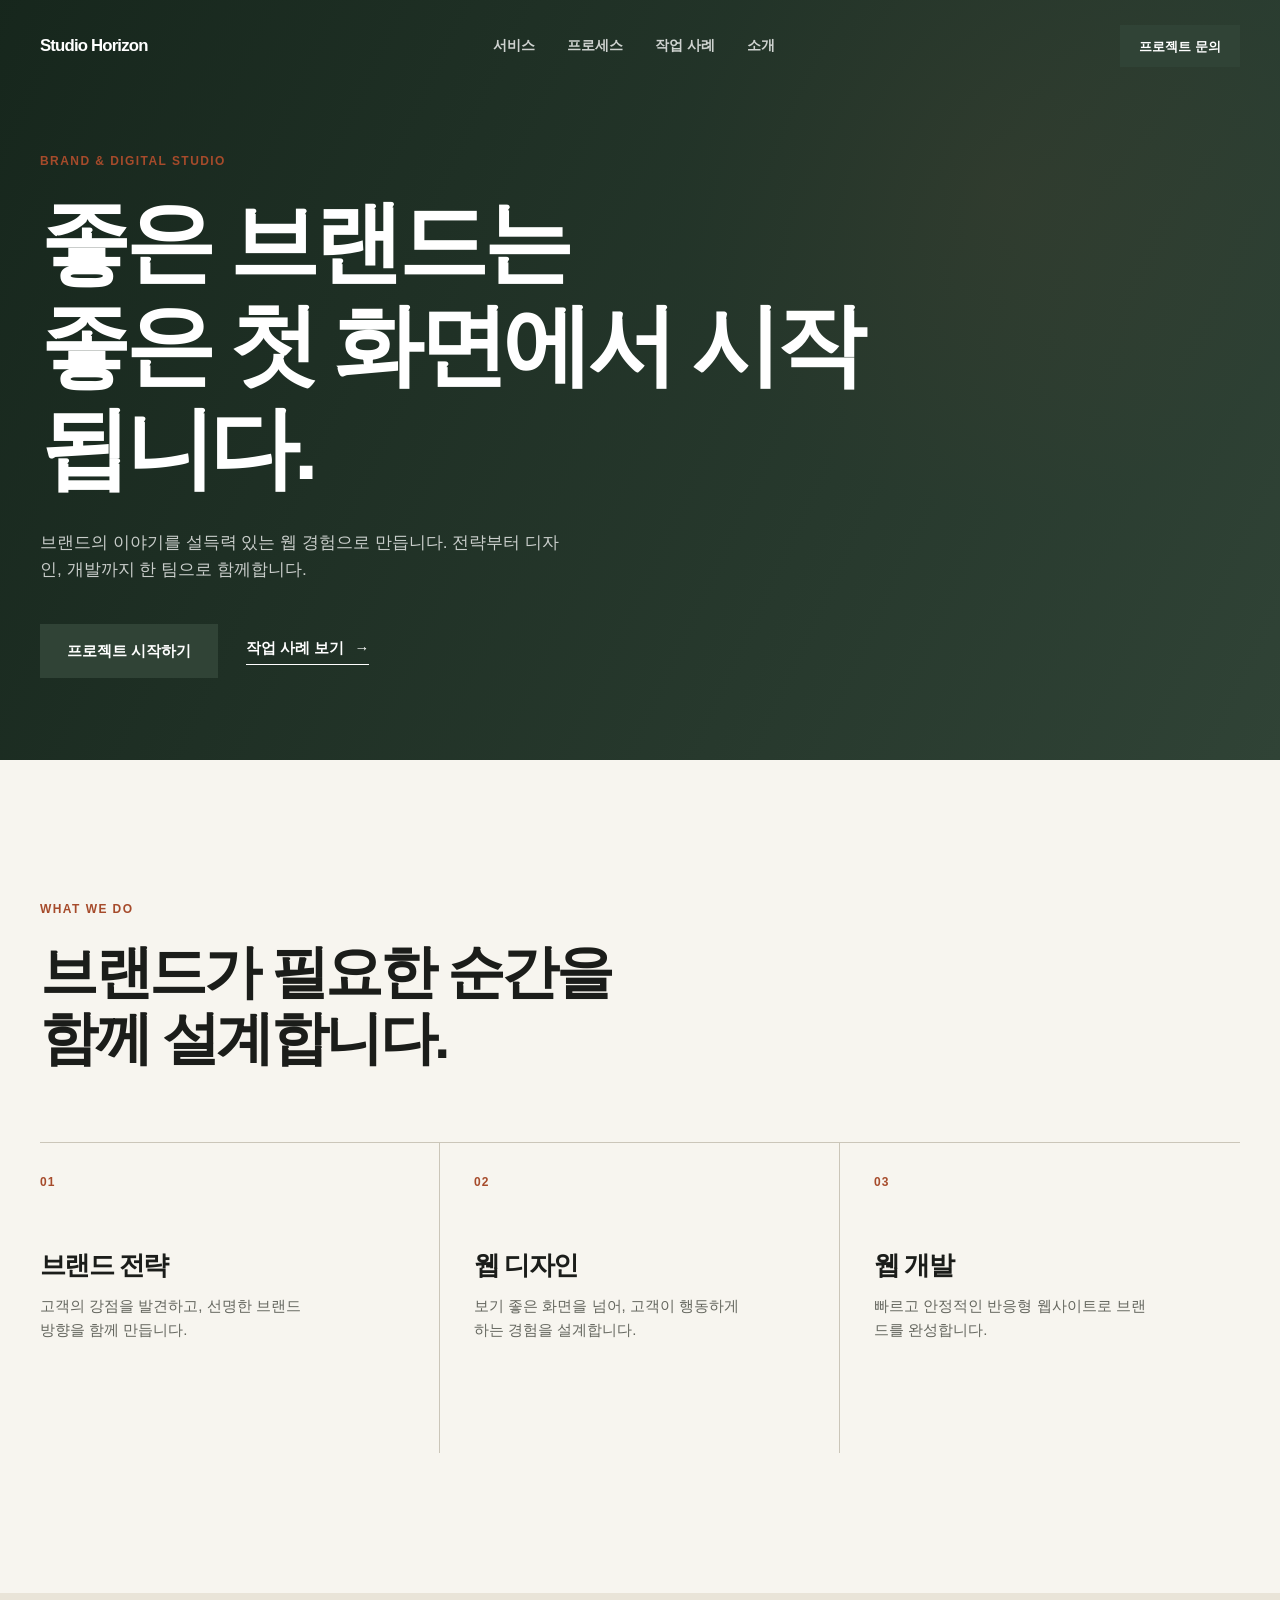
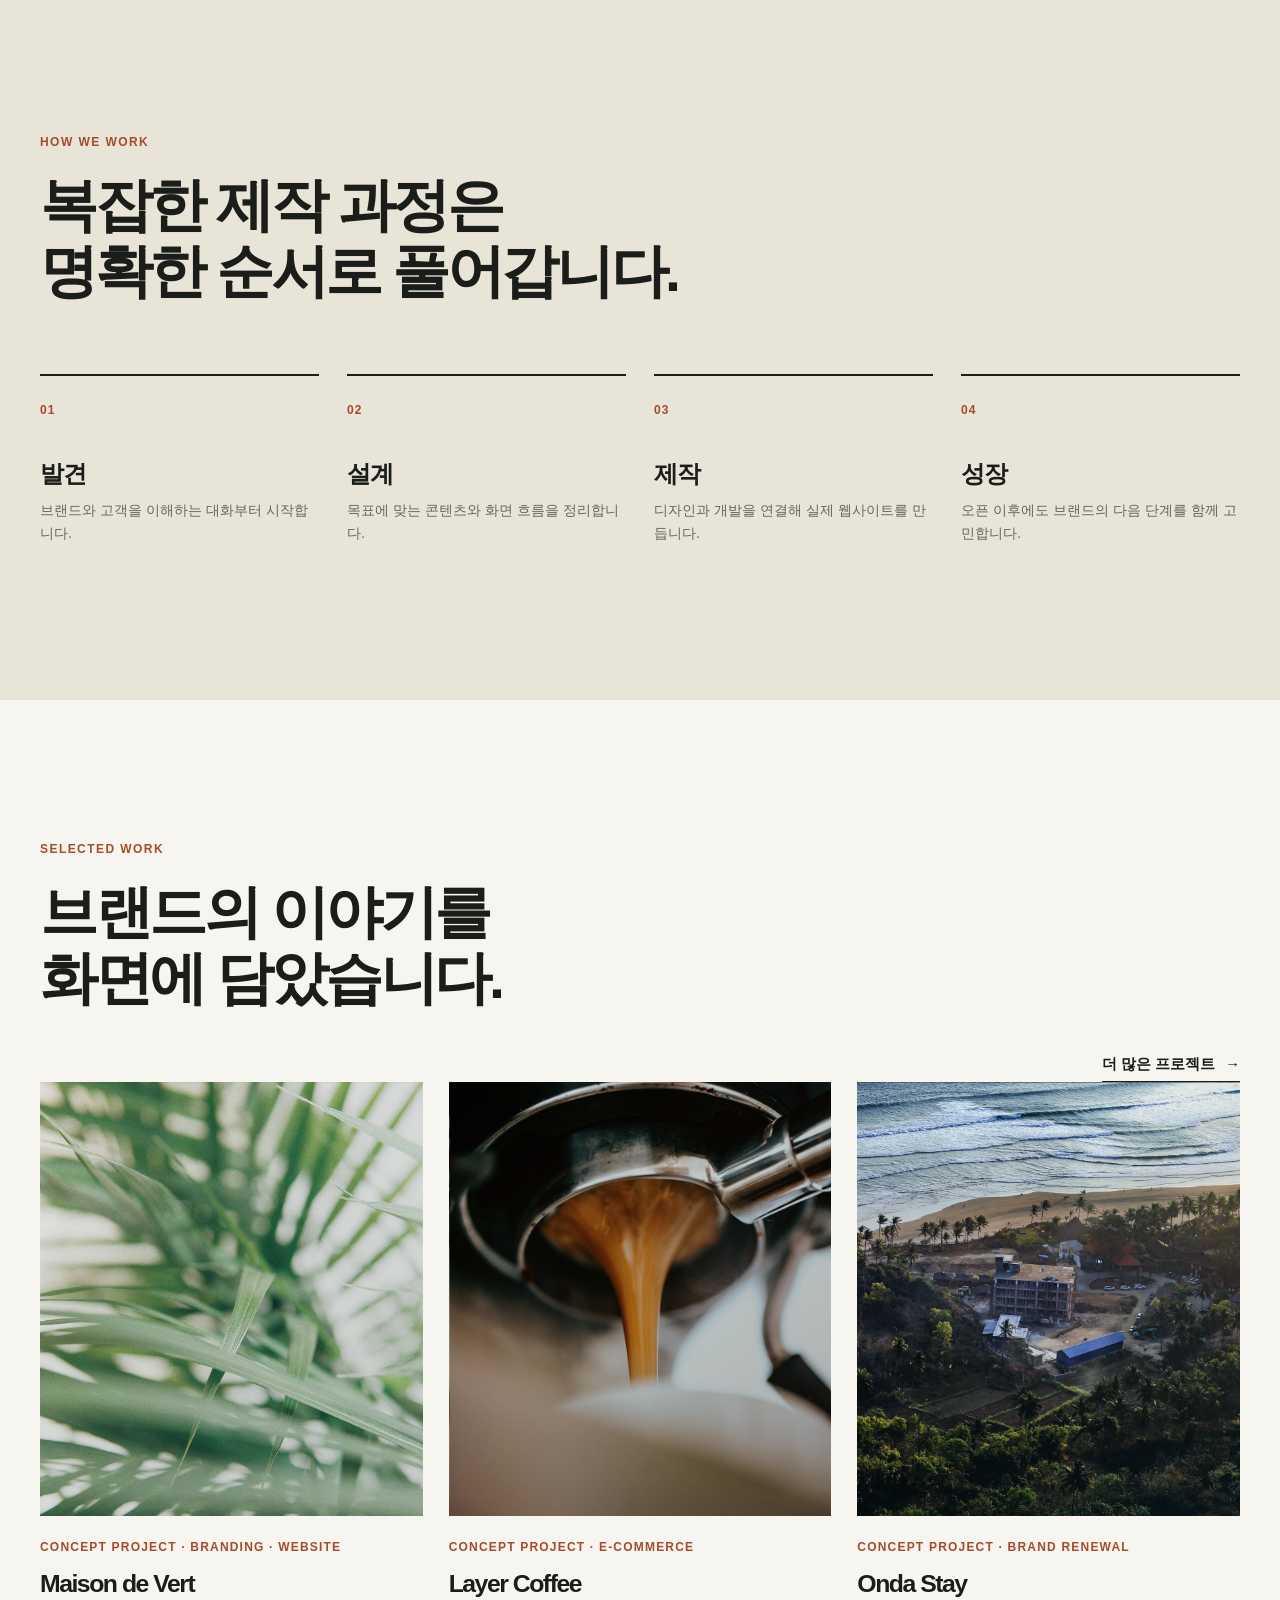
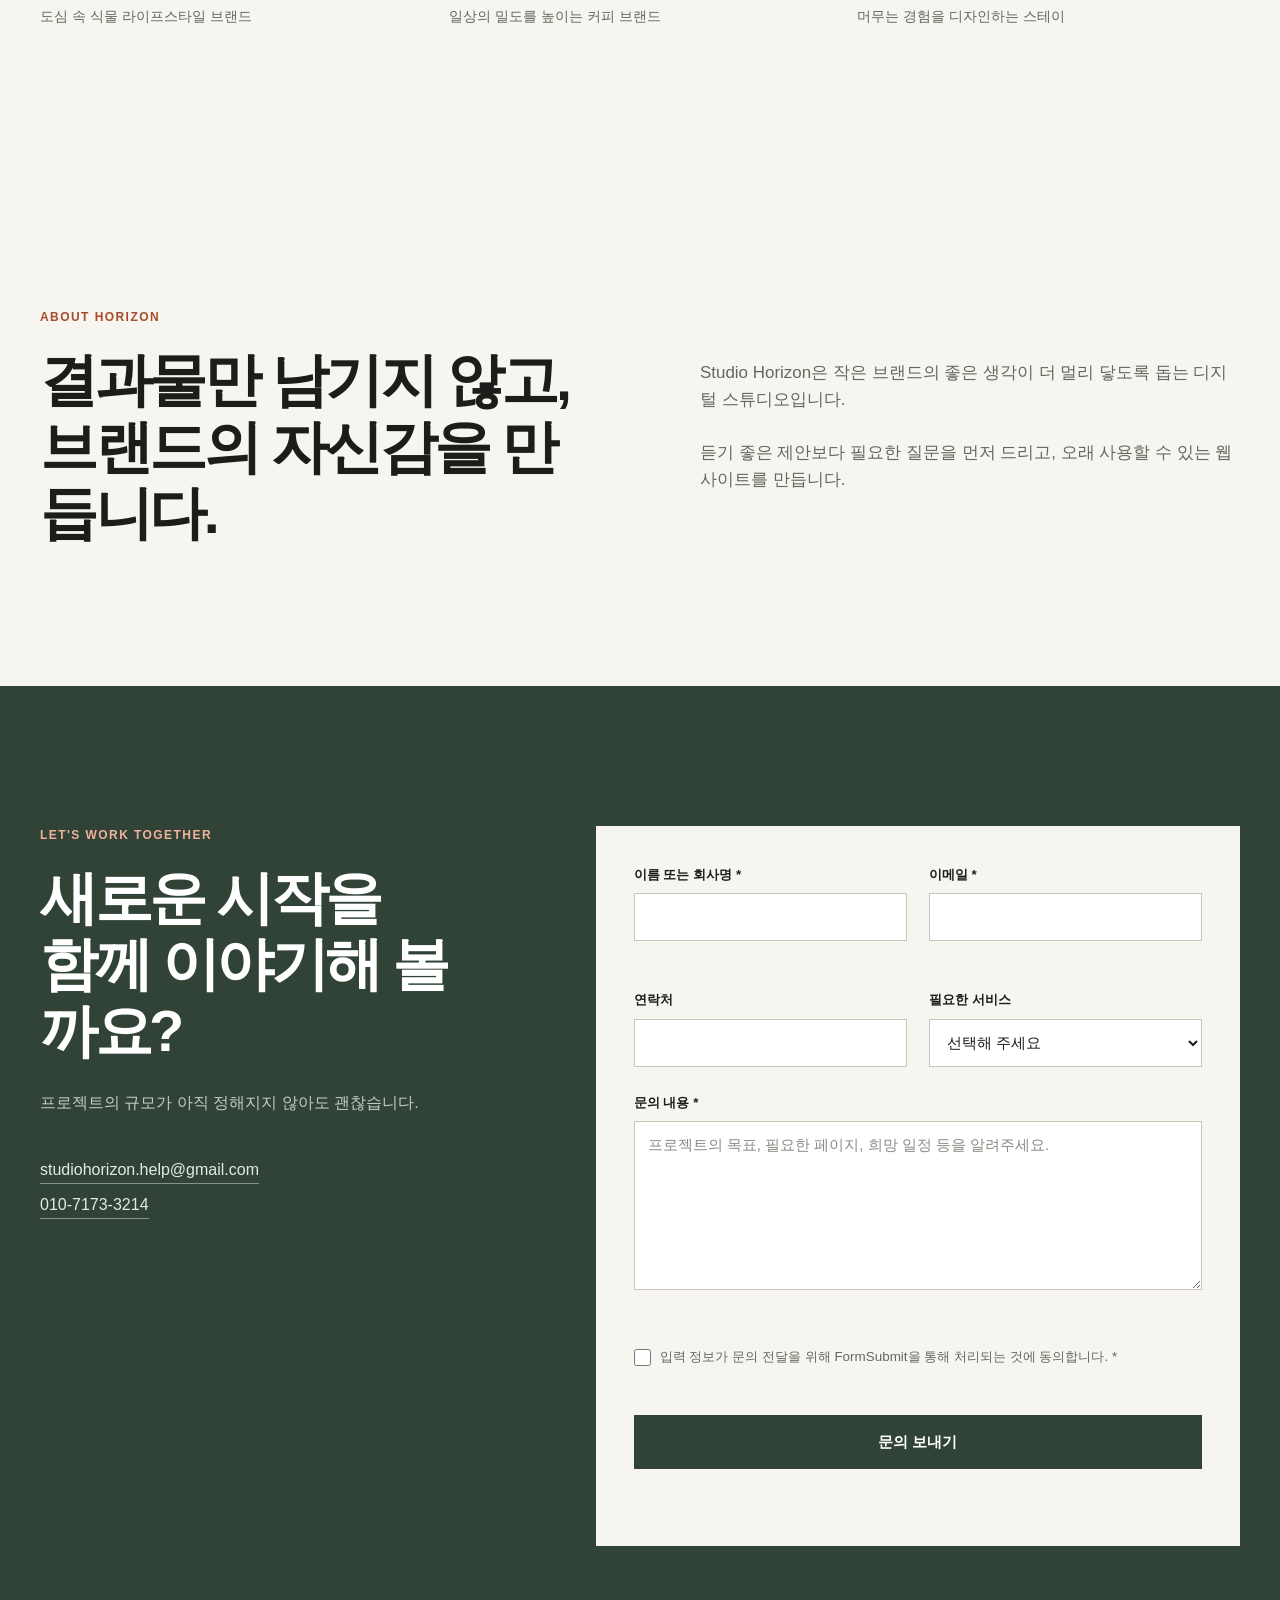
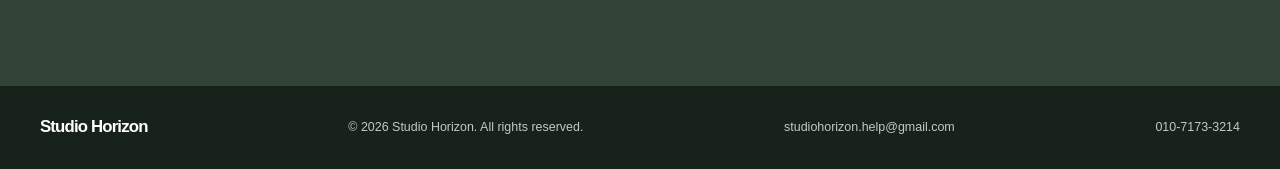
<file: index.html>
<!DOCTYPE html>
<html lang="ko">
  <head>
    <meta charset="UTF-8" />
    <meta name="viewport" content="width=device-width, initial-scale=1.0" />
    <meta
      name="description"
      content="브랜드의 첫인상을 설계하는 Studio Horizon의 웹사이트 제작 서비스입니다."
    />
    <meta name="author" content="Studio Horizon" />
    <meta
      name="google-site-verification"
      content="jkIRPXJ2pI-LbdGHGwkc-BzkgEhAxkhL_38U_pHMAtQ"
    />
    <meta name="theme-color" content="#304336" />

    <!-- 검색엔진과 공유 서비스가 이 페이지의 공식 주소를 알 수 있게 합니다. -->
    <link
      rel="canonical"
      href="https://grow-mindset.github.io/studio-horizon-portfolio/"
    />

    <!-- 카카오톡, SNS 등에 링크를 공유할 때 사용하는 정보입니다. -->
    <meta property="og:locale" content="ko_KR" />
    <meta property="og:type" content="website" />
    <meta property="og:site_name" content="Studio Horizon" />
    <meta property="og:title" content="Studio Horizon | 브랜드를 위한 웹사이트" />
    <meta
      property="og:description"
      content="브랜드의 이야기를 설득력 있는 웹 경험으로 만드는 Studio Horizon입니다."
    />
    <meta
      property="og:url"
      content="https://grow-mindset.github.io/studio-horizon-portfolio/"
    />
    <meta
      property="og:image"
      content="https://grow-mindset.github.io/studio-horizon-portfolio/assets/images/optimized/maison-succulent.jpg"
    />
    <meta property="og:image:alt" content="초록빛 식물로 표현한 Studio Horizon의 브랜드 이미지" />

    <!-- X(트위터)처럼 별도 공유 규칙을 사용하는 서비스에 대응합니다. -->
    <meta name="twitter:card" content="summary_large_image" />
    <meta name="twitter:title" content="Studio Horizon | 브랜드를 위한 웹사이트" />
    <meta
      name="twitter:description"
      content="브랜드의 이야기를 설득력 있는 웹 경험으로 만드는 Studio Horizon입니다."
    />
    <meta
      name="twitter:image"
      content="https://grow-mindset.github.io/studio-horizon-portfolio/assets/images/optimized/maison-succulent.jpg"
    />

    <title>Studio Horizon | 브랜드를 위한 웹사이트</title>
    <link rel="icon" href="assets/icons/favicon.svg" type="image/svg+xml" />

    <!-- 다음 단계에서 디자인 파일을 연결합니다. -->
    <link rel="stylesheet" href="css/style.css" />
  </head>
  <body>
    <!-- 키보드 사용자가 반복 메뉴를 건너뛰고 본문으로 바로 이동할 수 있는 링크입니다. -->
    <a class="skip-link" href="#main-content">본문으로 바로가기</a>

    <!-- 사이트의 공통 상단 영역입니다. -->
    <header class="site-header">
      <div class="container header-inner">
        <a class="logo" href="#home" aria-label="Studio Horizon 홈으로 이동">
          Studio Horizon
        </a>

        <button
          class="menu-toggle"
          type="button"
          aria-label="메뉴 열기"
          aria-expanded="false"
          aria-controls="main-navigation"
        >
          메뉴
        </button>

        <nav id="main-navigation" class="main-navigation" aria-label="주요 메뉴">
          <ul>
            <li><a href="#services">서비스</a></li>
            <li><a href="#process">프로세스</a></li>
            <li><a href="#work">작업 사례</a></li>
            <li><a href="#about">소개</a></li>
          </ul>
        </nav>

        <a class="button button-small" href="#contact">프로젝트 문의</a>
      </div>
    </header>

    <!-- 페이지의 고유한 핵심 콘텐츠는 main 안에 넣습니다. -->
    <main id="main-content">
      <section id="home" class="hero" aria-labelledby="hero-title">
        <div class="container hero-content">
          <p class="eyebrow">BRAND &amp; DIGITAL STUDIO</p>
          <h1 id="hero-title">좋은 브랜드는<br />좋은 첫 화면에서 시작됩니다.</h1>
          <p class="hero-description">
            브랜드의 이야기를 설득력 있는 웹 경험으로 만듭니다. 전략부터
            디자인, 개발까지 한 팀으로 함께합니다.
          </p>
          <div class="hero-actions">
            <a class="button" href="#contact">프로젝트 시작하기</a>
            <a class="text-link" href="#work">작업 사례 보기 <span aria-hidden="true">→</span></a>
          </div>
        </div>
      </section>

      <section id="services" class="services section" aria-labelledby="services-title">
        <div class="container">
          <p class="eyebrow">WHAT WE DO</p>
          <h2 id="services-title">브랜드가 필요한 순간을<br />함께 설계합니다.</h2>
          <div class="service-list">
            <article class="service-card">
              <p class="service-number">01</p>
              <h3>브랜드 전략</h3>
              <p>고객의 강점을 발견하고, 선명한 브랜드 방향을 함께 만듭니다.</p>
            </article>
            <article class="service-card">
              <p class="service-number">02</p>
              <h3>웹 디자인</h3>
              <p>보기 좋은 화면을 넘어, 고객이 행동하게 하는 경험을 설계합니다.</p>
            </article>
            <article class="service-card">
              <p class="service-number">03</p>
              <h3>웹 개발</h3>
              <p>빠르고 안정적인 반응형 웹사이트로 브랜드를 완성합니다.</p>
            </article>
          </div>
        </div>
      </section>

      <section id="process" class="process section" aria-labelledby="process-title">
        <div class="container">
          <p class="eyebrow">HOW WE WORK</p>
          <h2 id="process-title">복잡한 제작 과정은<br />명확한 순서로 풀어갑니다.</h2>
          <ol class="process-list">
            <li>
              <span class="process-step">01</span>
              <h3>발견</h3>
              <p>브랜드와 고객을 이해하는 대화부터 시작합니다.</p>
            </li>
            <li>
              <span class="process-step">02</span>
              <h3>설계</h3>
              <p>목표에 맞는 콘텐츠와 화면 흐름을 정리합니다.</p>
            </li>
            <li>
              <span class="process-step">03</span>
              <h3>제작</h3>
              <p>디자인과 개발을 연결해 실제 웹사이트를 만듭니다.</p>
            </li>
            <li>
              <span class="process-step">04</span>
              <h3>성장</h3>
              <p>오픈 이후에도 브랜드의 다음 단계를 함께 고민합니다.</p>
            </li>
          </ol>
        </div>
      </section>

      <section id="work" class="work section" aria-labelledby="work-title">
        <div class="container">
          <div class="section-heading">
            <div>
              <p class="eyebrow">SELECTED WORK</p>
              <h2 id="work-title">브랜드의 이야기를<br />화면에 담았습니다.</h2>
            </div>
            <a class="text-link" href="#contact">더 많은 프로젝트 <span aria-hidden="true">→</span></a>
          </div>
          <div class="project-list">
            <a class="project-card project-card-link" href="projects/maison-de-vert.html" aria-label="Maison de Vert 프로젝트 상세 보기">
              <div class="project-image project-image-one" aria-hidden="true"></div>
              <p class="project-category">CONCEPT PROJECT · BRANDING · WEBSITE</p>
              <h3>Maison de Vert</h3>
              <p>도심 속 식물 라이프스타일 브랜드</p>
            </a>
            <a class="project-card project-card-link" href="projects/layer-coffee.html" aria-label="Layer Coffee 프로젝트 상세 보기">
              <div class="project-image project-image-two" aria-hidden="true"></div>
              <p class="project-category">CONCEPT PROJECT · E-COMMERCE</p>
              <h3>Layer Coffee</h3>
              <p>일상의 밀도를 높이는 커피 브랜드</p>
            </a>
            <a class="project-card project-card-link" href="projects/onda-stay.html" aria-label="Onda Stay 프로젝트 상세 보기">
              <div class="project-image project-image-three" aria-hidden="true"></div>
              <p class="project-category">CONCEPT PROJECT · BRAND RENEWAL</p>
              <h3>Onda Stay</h3>
              <p>머무는 경험을 디자인하는 스테이</p>
            </a>
          </div>
        </div>
      </section>

      <section id="about" class="about section" aria-labelledby="about-title">
        <div class="container about-content">
          <p class="eyebrow">ABOUT HORIZON</p>
          <h2 id="about-title">결과물만 남기지 않고,<br />브랜드의 자신감을 만듭니다.</h2>
          <div class="about-description">
            <p>
              Studio Horizon은 작은 브랜드의 좋은 생각이 더 멀리 닿도록 돕는
              디지털 스튜디오입니다.
            </p>
            <p>
              듣기 좋은 제안보다 필요한 질문을 먼저 드리고, 오래 사용할 수 있는
              웹사이트를 만듭니다.
            </p>
          </div>
        </div>
      </section>

      <section id="contact" class="contact section" aria-labelledby="contact-title">
        <div class="container contact-layout">
          <div class="contact-intro">
            <p class="eyebrow">LET'S WORK TOGETHER</p>
            <h2 id="contact-title">새로운 시작을<br />함께 이야기해 볼까요?</h2>
            <p>프로젝트의 규모가 아직 정해지지 않아도 괜찮습니다.</p>
            <address class="contact-info">
              <a href="mailto:studiohorizon.help@gmail.com">studiohorizon.help@gmail.com</a>
              <a href="tel:01071733214">010-7173-3214</a>
            </address>
          </div>

          <!-- 별도 서버 없이 FormSubmit을 통해 문의 내용을 이메일로 전달합니다. -->
          <form
            id="contact-form"
            class="contact-form"
            action="https://formsubmit.co/studiohorizon.help@gmail.com"
            method="POST"
            novalidate="novalidate"
          >
            <input type="hidden" name="_subject" value="[Studio Horizon] 새로운 프로젝트 문의" />
            <input type="hidden" name="_template" value="table" />
            <input
              class="form-honeypot"
              type="text"
              name="_honey"
              tabindex="-1"
              autocomplete="off"
              aria-hidden="true"
            />
            <div class="form-field">
              <label for="name">이름 또는 회사명 <span aria-hidden="true">*</span></label>
              <input id="name" name="name" type="text" autocomplete="name" required="required" />
              <p id="name-error" class="form-error" aria-live="polite"></p>
            </div>

            <div class="form-field">
              <label for="email">이메일 <span aria-hidden="true">*</span></label>
              <input id="email" name="email" type="email" autocomplete="email" required="required" />
              <p id="email-error" class="form-error" aria-live="polite"></p>
            </div>

            <div class="form-field">
              <label for="phone">연락처</label>
              <input id="phone" name="phone" type="tel" autocomplete="tel" />
            </div>

            <div class="form-field">
              <label for="service">필요한 서비스</label>
              <select id="service" name="service">
                <option value="">선택해 주세요</option>
                <option value="brand">브랜드 전략</option>
                <option value="design">웹 디자인</option>
                <option value="development">웹 개발</option>
                <option value="all">기획부터 개발까지</option>
              </select>
            </div>

            <div class="form-field form-field-wide">
              <label for="message">문의 내용 <span aria-hidden="true">*</span></label>
              <textarea
                id="message"
                name="message"
                rows="6"
                placeholder="프로젝트의 목표, 필요한 페이지, 희망 일정 등을 알려주세요."
                required="required"
              ></textarea>
              <p id="message-error" class="form-error" aria-live="polite"></p>
            </div>

            <div class="form-field form-field-wide consent-field">
              <label>
                <input id="privacy" name="privacy" type="checkbox" required="required" />
                <span>입력 정보가 문의 전달을 위해 FormSubmit을 통해 처리되는 것에 동의합니다. *</span>
              </label>
              <p id="privacy-error" class="form-error" aria-live="polite"></p>
            </div>

            <button class="button button-light form-submit" type="submit">문의 보내기</button>
            <p id="form-status" class="form-status" role="status" aria-live="polite"></p>
          </form>
        </div>
      </section>
    </main>

    <footer class="site-footer">
      <div class="container footer-inner">
        <a class="logo" href="#home">Studio Horizon</a>
        <p>© 2026 Studio Horizon. All rights reserved.</p>
        <a href="mailto:studiohorizon.help@gmail.com">studiohorizon.help@gmail.com</a>
        <a href="tel:01071733214">010-7173-3214</a>
      </div>
    </footer>

    <!-- 페이지의 메뉴와 헤더 동작을 연결합니다. -->
    <script src="js/main.js"></script>
  </body>
</html>
</file>
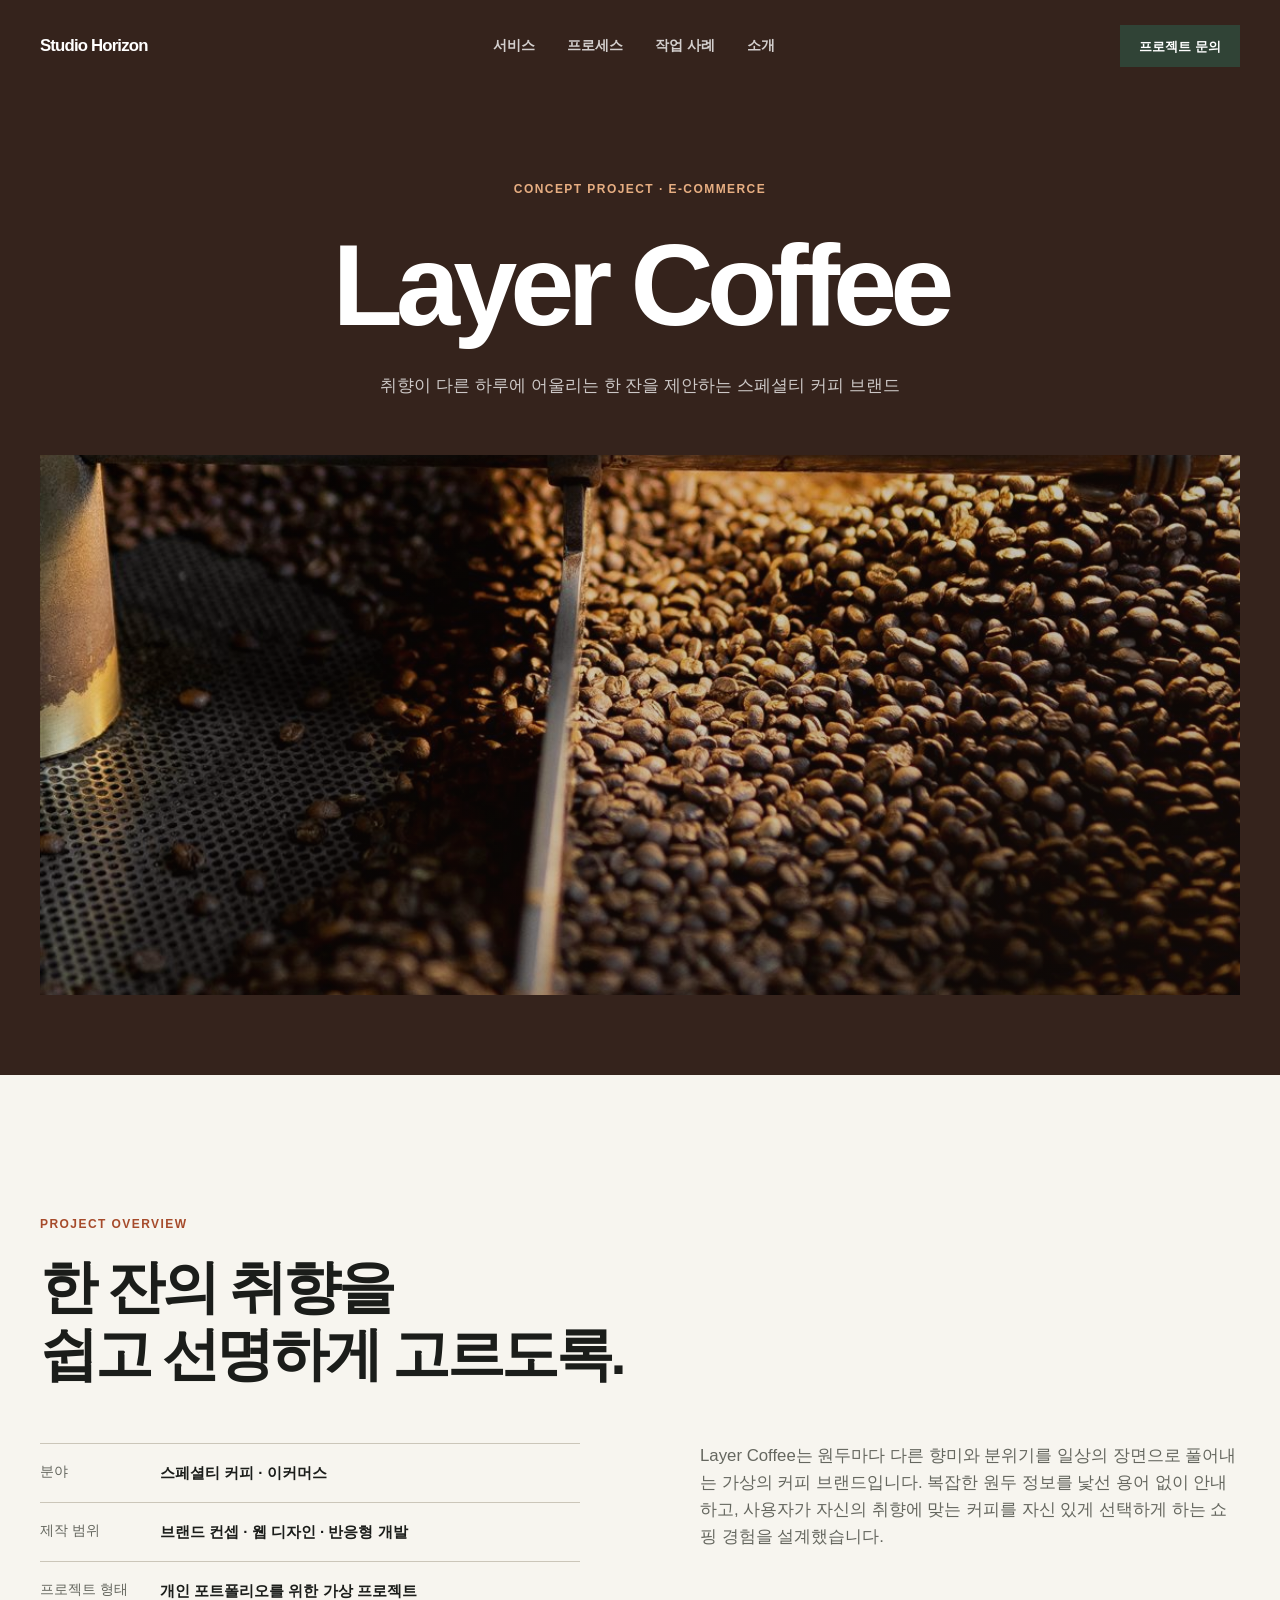
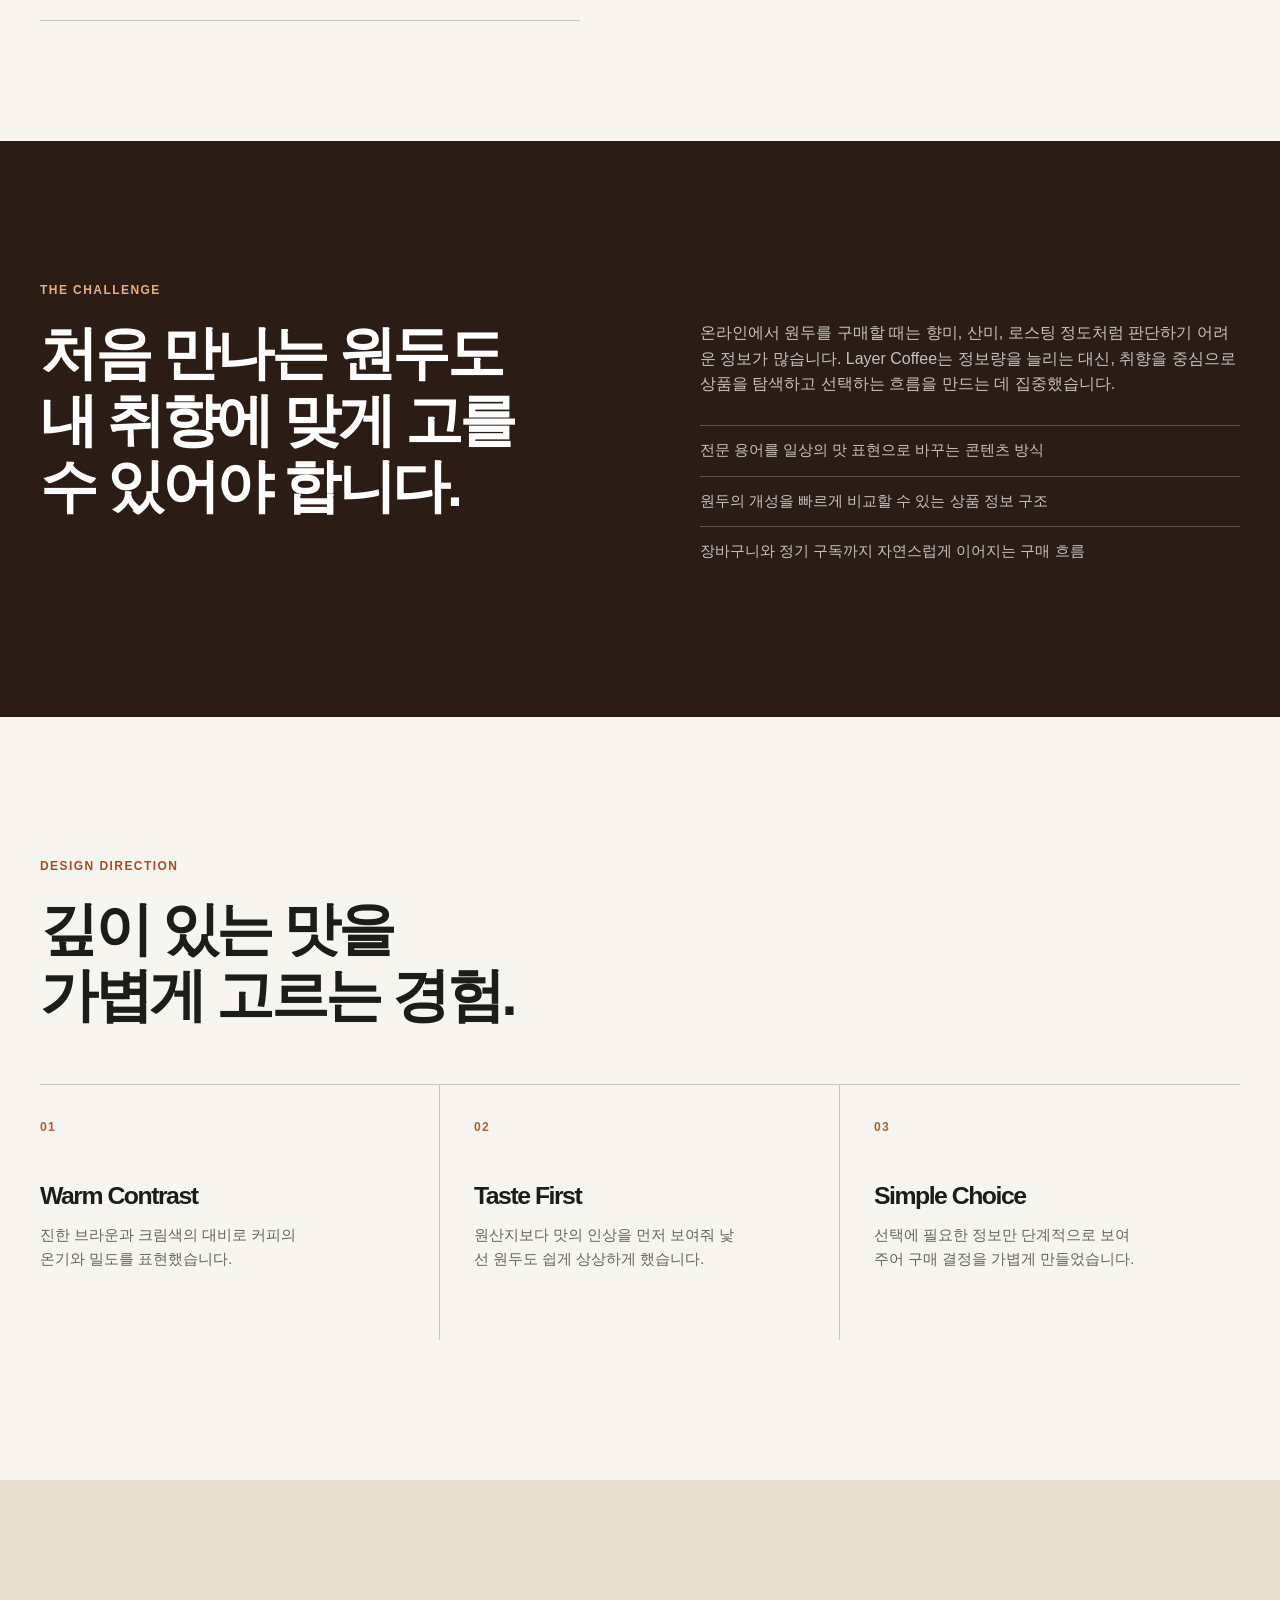
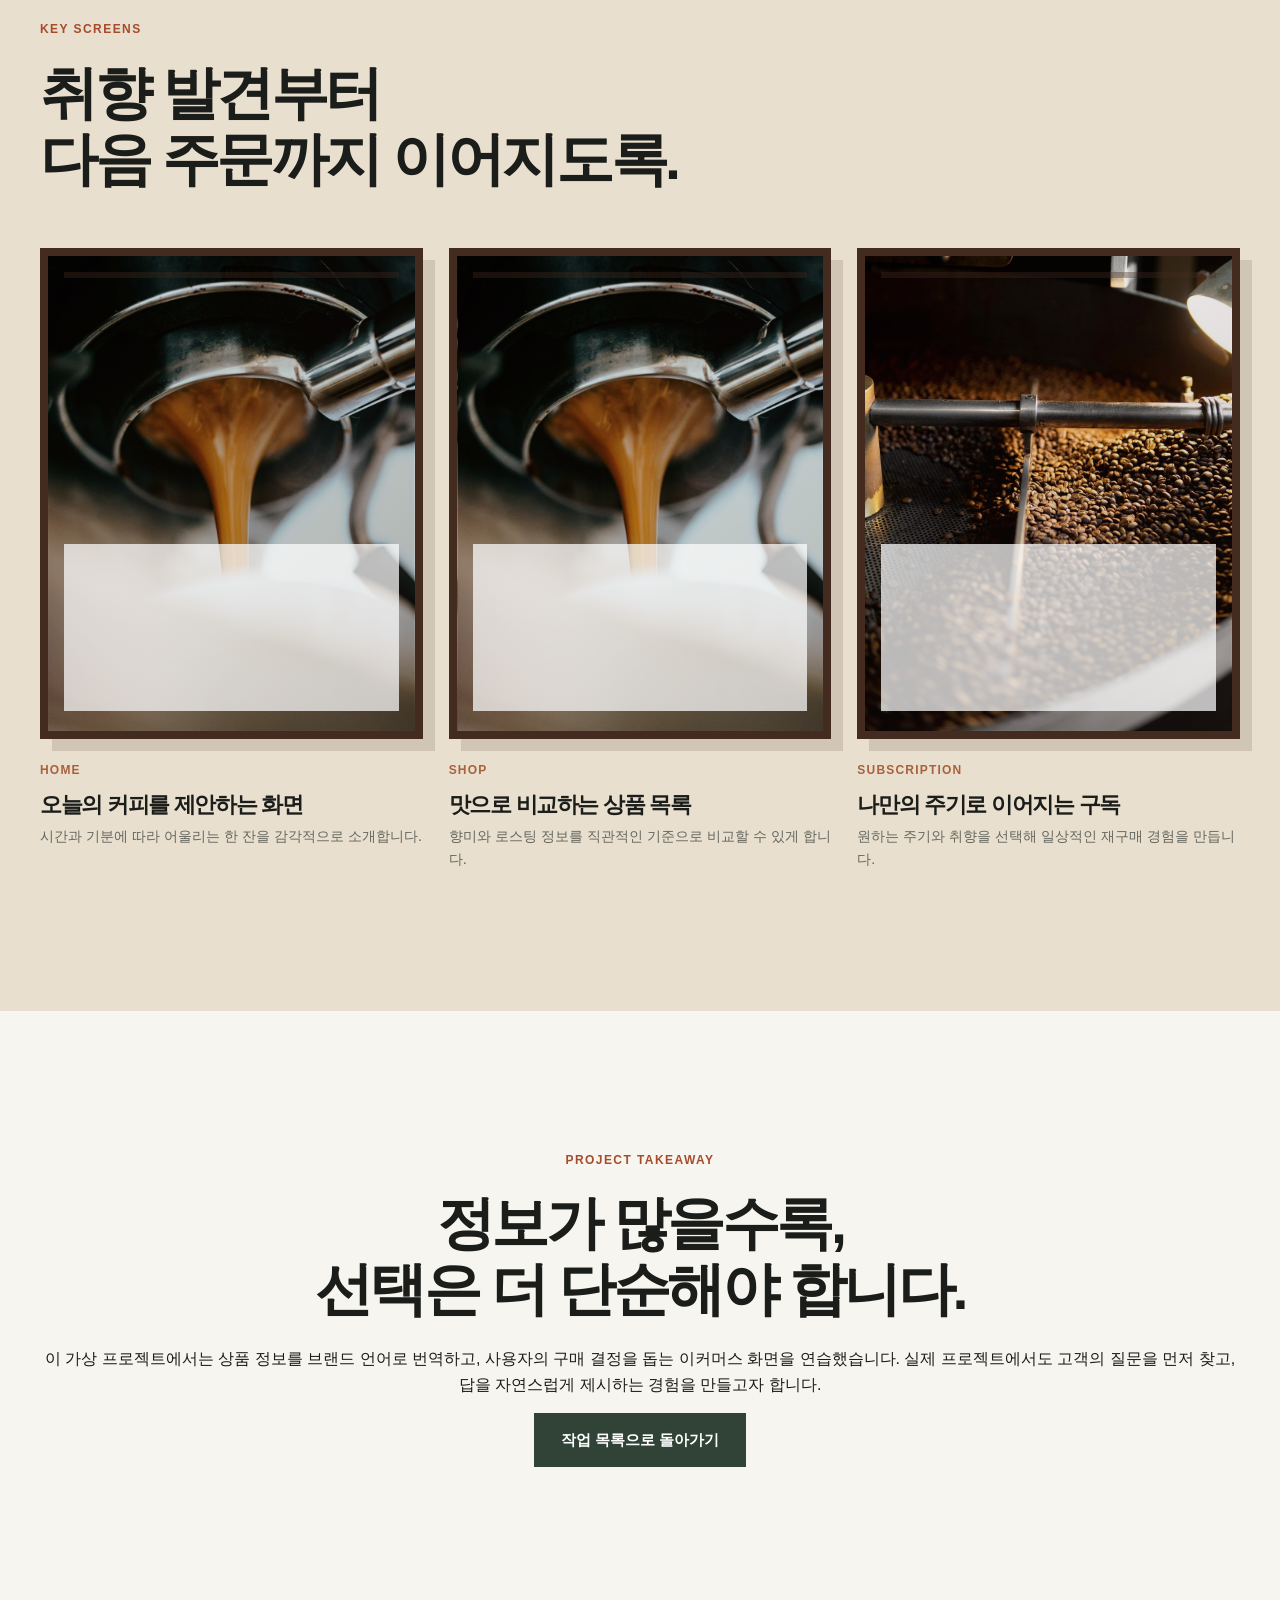
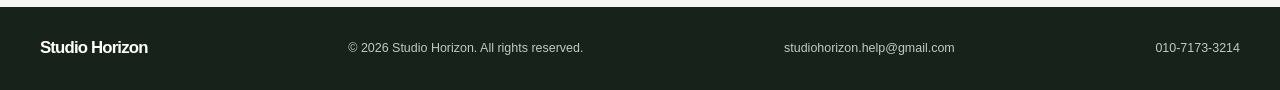
<file: projects/layer-coffee.html>
<!DOCTYPE html>
<html lang="ko">
  <head>
    <meta charset="UTF-8" />
    <meta name="viewport" content="width=device-width, initial-scale=1.0" />
    <meta
      name="description"
      content="Studio Horizon의 가상 커피 브랜드 프로젝트, Layer Coffee 웹사이트 제작 사례입니다."
    />
    <meta name="author" content="Studio Horizon" />
    <meta name="theme-color" content="#35231c" />

    <link
      rel="canonical"
      href="https://grow-mindset.github.io/studio-horizon-portfolio/projects/layer-coffee.html"
    />

    <meta property="og:locale" content="ko_KR" />
    <meta property="og:type" content="article" />
    <meta property="og:site_name" content="Studio Horizon" />
    <meta property="og:title" content="Layer Coffee | Studio Horizon" />
    <meta
      property="og:description"
      content="취향에 맞는 원두를 쉽고 선명하게 고르도록 설계한 Layer Coffee 프로젝트입니다."
    />
    <meta
      property="og:url"
      content="https://grow-mindset.github.io/studio-horizon-portfolio/projects/layer-coffee.html"
    />
    <meta
      property="og:image"
      content="https://grow-mindset.github.io/studio-horizon-portfolio/assets/images/optimized/layer-roasting.jpg"
    />
    <meta property="og:image:alt" content="Layer Coffee 프로젝트의 커피 로스팅 이미지" />

    <meta name="twitter:card" content="summary_large_image" />
    <meta name="twitter:title" content="Layer Coffee | Studio Horizon" />
    <meta
      name="twitter:description"
      content="취향에 맞는 원두를 쉽고 선명하게 고르도록 설계한 Layer Coffee 프로젝트입니다."
    />
    <meta
      name="twitter:image"
      content="https://grow-mindset.github.io/studio-horizon-portfolio/assets/images/optimized/layer-roasting.jpg"
    />

    <title>Layer Coffee | Studio Horizon</title>
    <link rel="icon" href="../assets/icons/favicon.svg" type="image/svg+xml" />
    <link rel="stylesheet" href="../css/style.css" />
  </head>
  <body class="project-page layer-coffee-page">
    <a class="skip-link" href="#main-content">본문으로 바로가기</a>

    <header class="site-header">
      <div class="container header-inner">
        <a class="logo" href="../index.html" aria-label="Studio Horizon 홈으로 이동">Studio Horizon</a>
        <button
          class="menu-toggle"
          type="button"
          aria-label="메뉴 열기"
          aria-expanded="false"
          aria-controls="main-navigation"
        >
          메뉴
        </button>
        <nav id="main-navigation" class="main-navigation" aria-label="주요 메뉴">
          <ul>
            <li><a href="../index.html#services">서비스</a></li>
            <li><a href="../index.html#process">프로세스</a></li>
            <li><a href="../index.html#work">작업 사례</a></li>
            <li><a href="../index.html#about">소개</a></li>
          </ul>
        </nav>
        <a class="button button-small" href="../index.html#contact">프로젝트 문의</a>
      </div>
    </header>

    <main id="main-content">
      <section class="project-hero" aria-labelledby="project-title">
        <div class="container project-hero-content">
          <p class="eyebrow">CONCEPT PROJECT · E-COMMERCE</p>
          <h1 id="project-title">Layer Coffee</h1>
          <p class="project-lead">취향이 다른 하루에 어울리는 한 잔을 제안하는 스페셜티 커피 브랜드</p>
          <div class="project-hero-image" aria-hidden="true"></div>
        </div>
      </section>

      <section class="project-summary section" aria-labelledby="summary-title">
        <div class="container">
          <div class="project-section-heading">
            <p class="eyebrow">PROJECT OVERVIEW</p>
            <h2 id="summary-title">한 잔의 취향을<br />쉽고 선명하게 고르도록.</h2>
          </div>
          <div class="project-details">
            <dl>
              <div><dt>분야</dt><dd>스페셜티 커피 · 이커머스</dd></div>
              <div><dt>제작 범위</dt><dd>브랜드 컨셉 · 웹 디자인 · 반응형 개발</dd></div>
              <div><dt>프로젝트 형태</dt><dd>개인 포트폴리오를 위한 가상 프로젝트</dd></div>
            </dl>
            <p>
              Layer Coffee는 원두마다 다른 향미와 분위기를 일상의 장면으로 풀어내는 가상의
              커피 브랜드입니다. 복잡한 원두 정보를 낯선 용어 없이 안내하고, 사용자가 자신의
              취향에 맞는 커피를 자신 있게 선택하게 하는 쇼핑 경험을 설계했습니다.
            </p>
          </div>
        </div>
      </section>

      <section class="project-challenge section" aria-labelledby="challenge-title">
        <div class="container challenge-content">
          <p class="eyebrow">THE CHALLENGE</p>
          <h2 id="challenge-title">처음 만나는 원두도<br />내 취향에 맞게 고를 수 있어야 합니다.</h2>
          <div class="challenge-text">
            <p>
              온라인에서 원두를 구매할 때는 향미, 산미, 로스팅 정도처럼 판단하기 어려운
              정보가 많습니다. Layer Coffee는 정보량을 늘리는 대신, 취향을 중심으로 상품을
              탐색하고 선택하는 흐름을 만드는 데 집중했습니다.
            </p>
            <ul>
              <li>전문 용어를 일상의 맛 표현으로 바꾸는 콘텐츠 방식</li>
              <li>원두의 개성을 빠르게 비교할 수 있는 상품 정보 구조</li>
              <li>장바구니와 정기 구독까지 자연스럽게 이어지는 구매 흐름</li>
            </ul>
          </div>
        </div>
      </section>

      <section class="project-direction section" aria-labelledby="direction-title">
        <div class="container">
          <div class="project-section-heading">
            <p class="eyebrow">DESIGN DIRECTION</p>
            <h2 id="direction-title">깊이 있는 맛을<br />가볍게 고르는 경험.</h2>
          </div>
          <div class="direction-grid">
            <article>
              <span class="direction-number">01</span>
              <h3>Warm Contrast</h3>
              <p>진한 브라운과 크림색의 대비로 커피의 온기와 밀도를 표현했습니다.</p>
            </article>
            <article>
              <span class="direction-number">02</span>
              <h3>Taste First</h3>
              <p>원산지보다 맛의 인상을 먼저 보여줘 낯선 원두도 쉽게 상상하게 했습니다.</p>
            </article>
            <article>
              <span class="direction-number">03</span>
              <h3>Simple Choice</h3>
              <p>선택에 필요한 정보만 단계적으로 보여주어 구매 결정을 가볍게 만들었습니다.</p>
            </article>
          </div>
        </div>
      </section>

      <section class="project-screens section" aria-labelledby="screens-title">
        <div class="container">
          <p class="eyebrow">KEY SCREENS</p>
          <h2 id="screens-title">취향 발견부터<br />다음 주문까지 이어지도록.</h2>
          <div class="screen-list">
            <article class="screen-card">
              <div class="screen-visual screen-visual-home" aria-hidden="true"></div>
              <p class="project-category">HOME</p>
              <h3>오늘의 커피를 제안하는 화면</h3>
              <p>시간과 기분에 따라 어울리는 한 잔을 감각적으로 소개합니다.</p>
            </article>
            <article class="screen-card">
              <div class="screen-visual screen-visual-guide" aria-hidden="true"></div>
              <p class="project-category">SHOP</p>
              <h3>맛으로 비교하는 상품 목록</h3>
              <p>향미와 로스팅 정보를 직관적인 기준으로 비교할 수 있게 합니다.</p>
            </article>
            <article class="screen-card">
              <div class="screen-visual screen-visual-contact" aria-hidden="true"></div>
              <p class="project-category">SUBSCRIPTION</p>
              <h3>나만의 주기로 이어지는 구독</h3>
              <p>원하는 주기와 취향을 선택해 일상적인 재구매 경험을 만듭니다.</p>
            </article>
          </div>
        </div>
      </section>

      <section class="project-result section" aria-labelledby="result-title">
        <div class="container result-content">
          <p class="eyebrow">PROJECT TAKEAWAY</p>
          <h2 id="result-title">정보가 많을수록,<br />선택은 더 단순해야 합니다.</h2>
          <p>
            이 가상 프로젝트에서는 상품 정보를 브랜드 언어로 번역하고, 사용자의 구매 결정을
            돕는 이커머스 화면을 연습했습니다. 실제 프로젝트에서도 고객의 질문을 먼저 찾고,
            답을 자연스럽게 제시하는 경험을 만들고자 합니다.
          </p>
          <a class="button" href="../index.html#work">작업 목록으로 돌아가기</a>
        </div>
      </section>
    </main>

    <footer class="site-footer">
      <div class="container footer-inner">
        <a class="logo" href="../index.html">Studio Horizon</a>
        <p>© 2026 Studio Horizon. All rights reserved.</p>
        <a href="mailto:studiohorizon.help@gmail.com">studiohorizon.help@gmail.com</a>
        <a href="tel:01071733214">010-7173-3214</a>
      </div>
    </footer>
    <script src="../js/main.js"></script>
  </body>
</html>
</file>
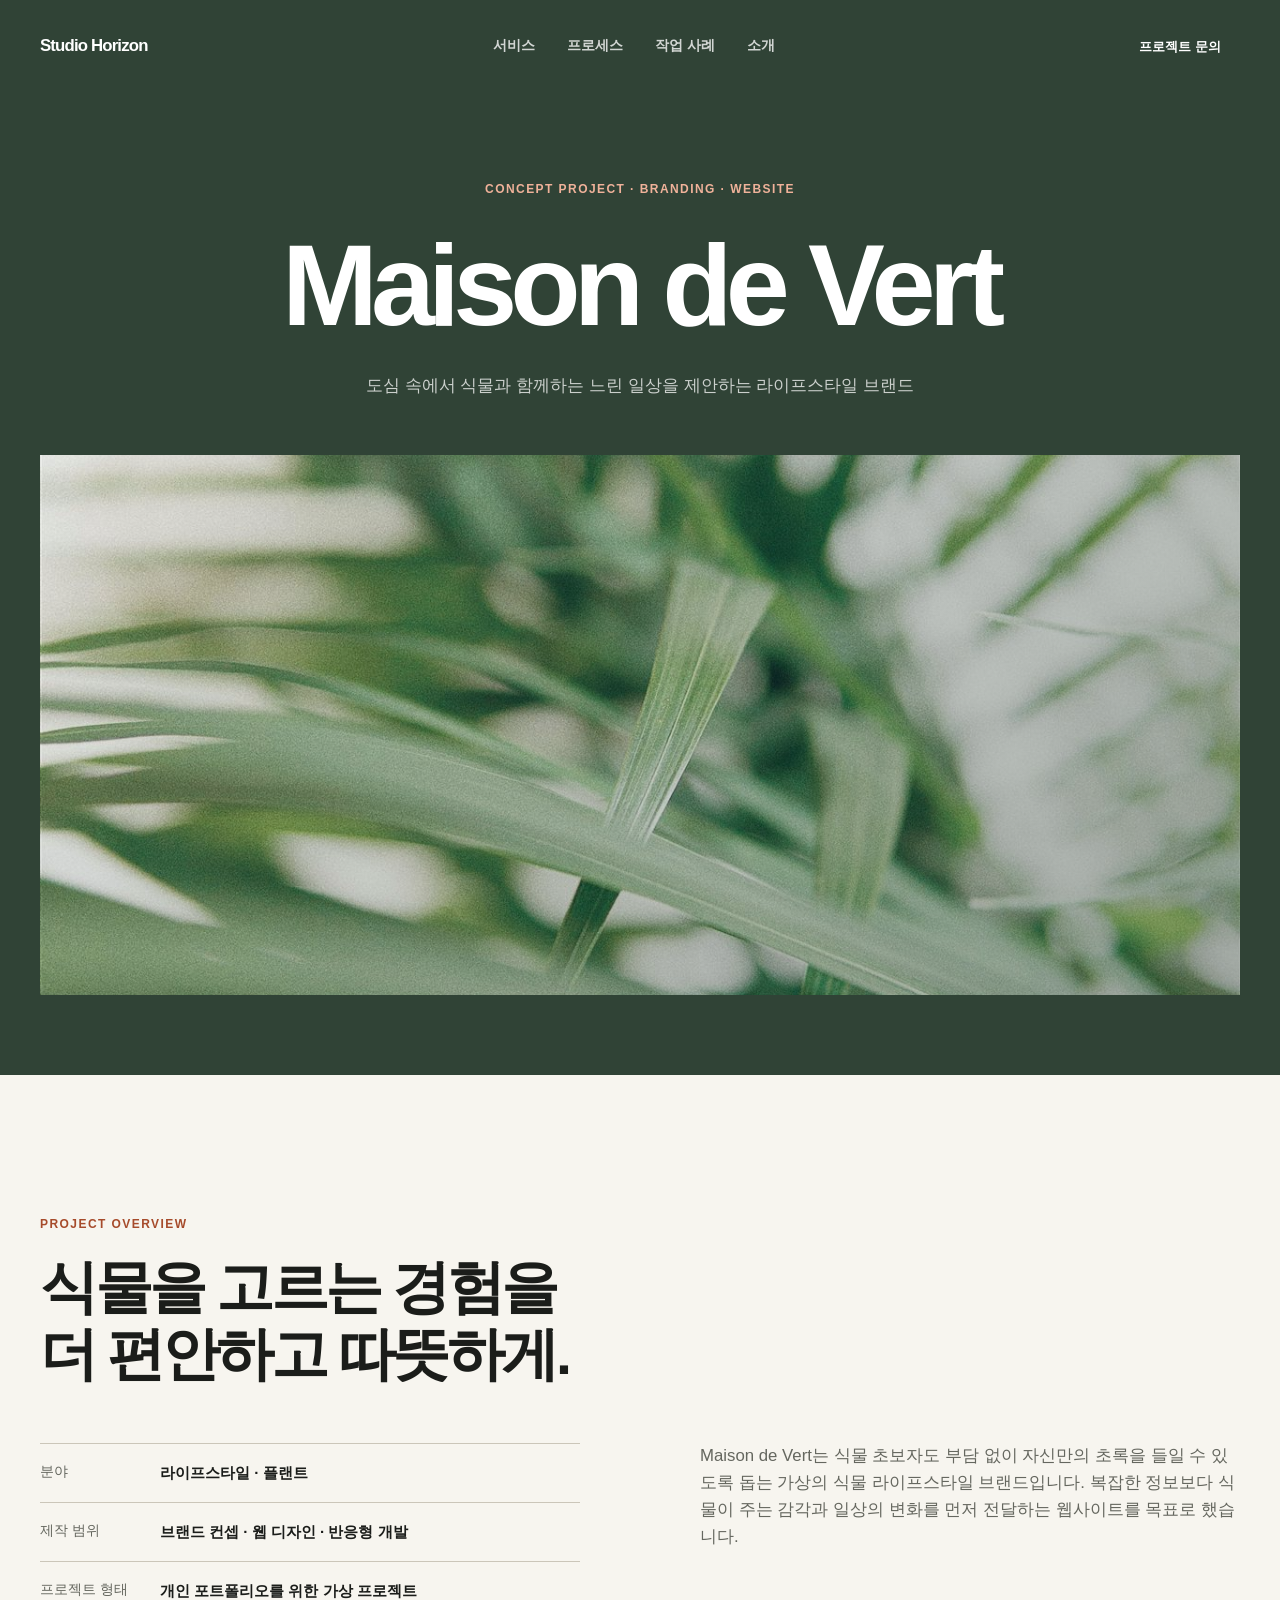
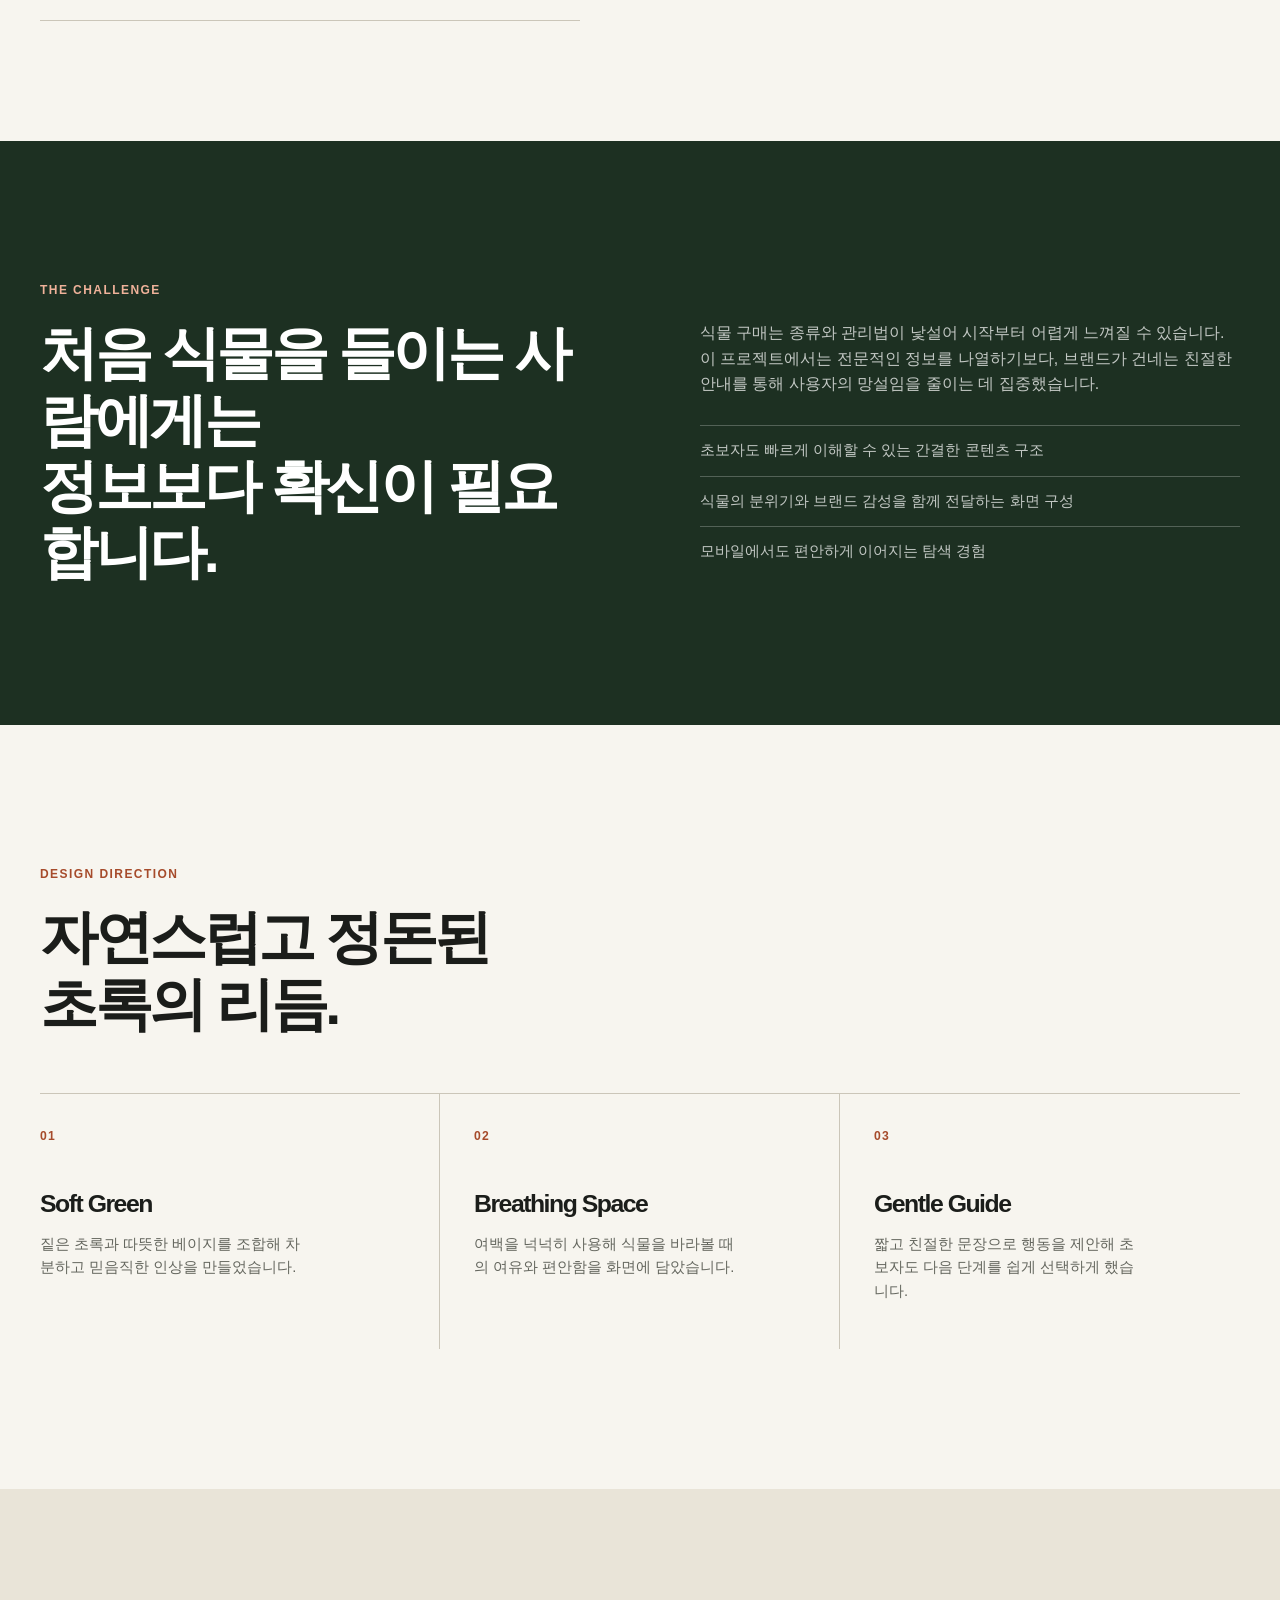
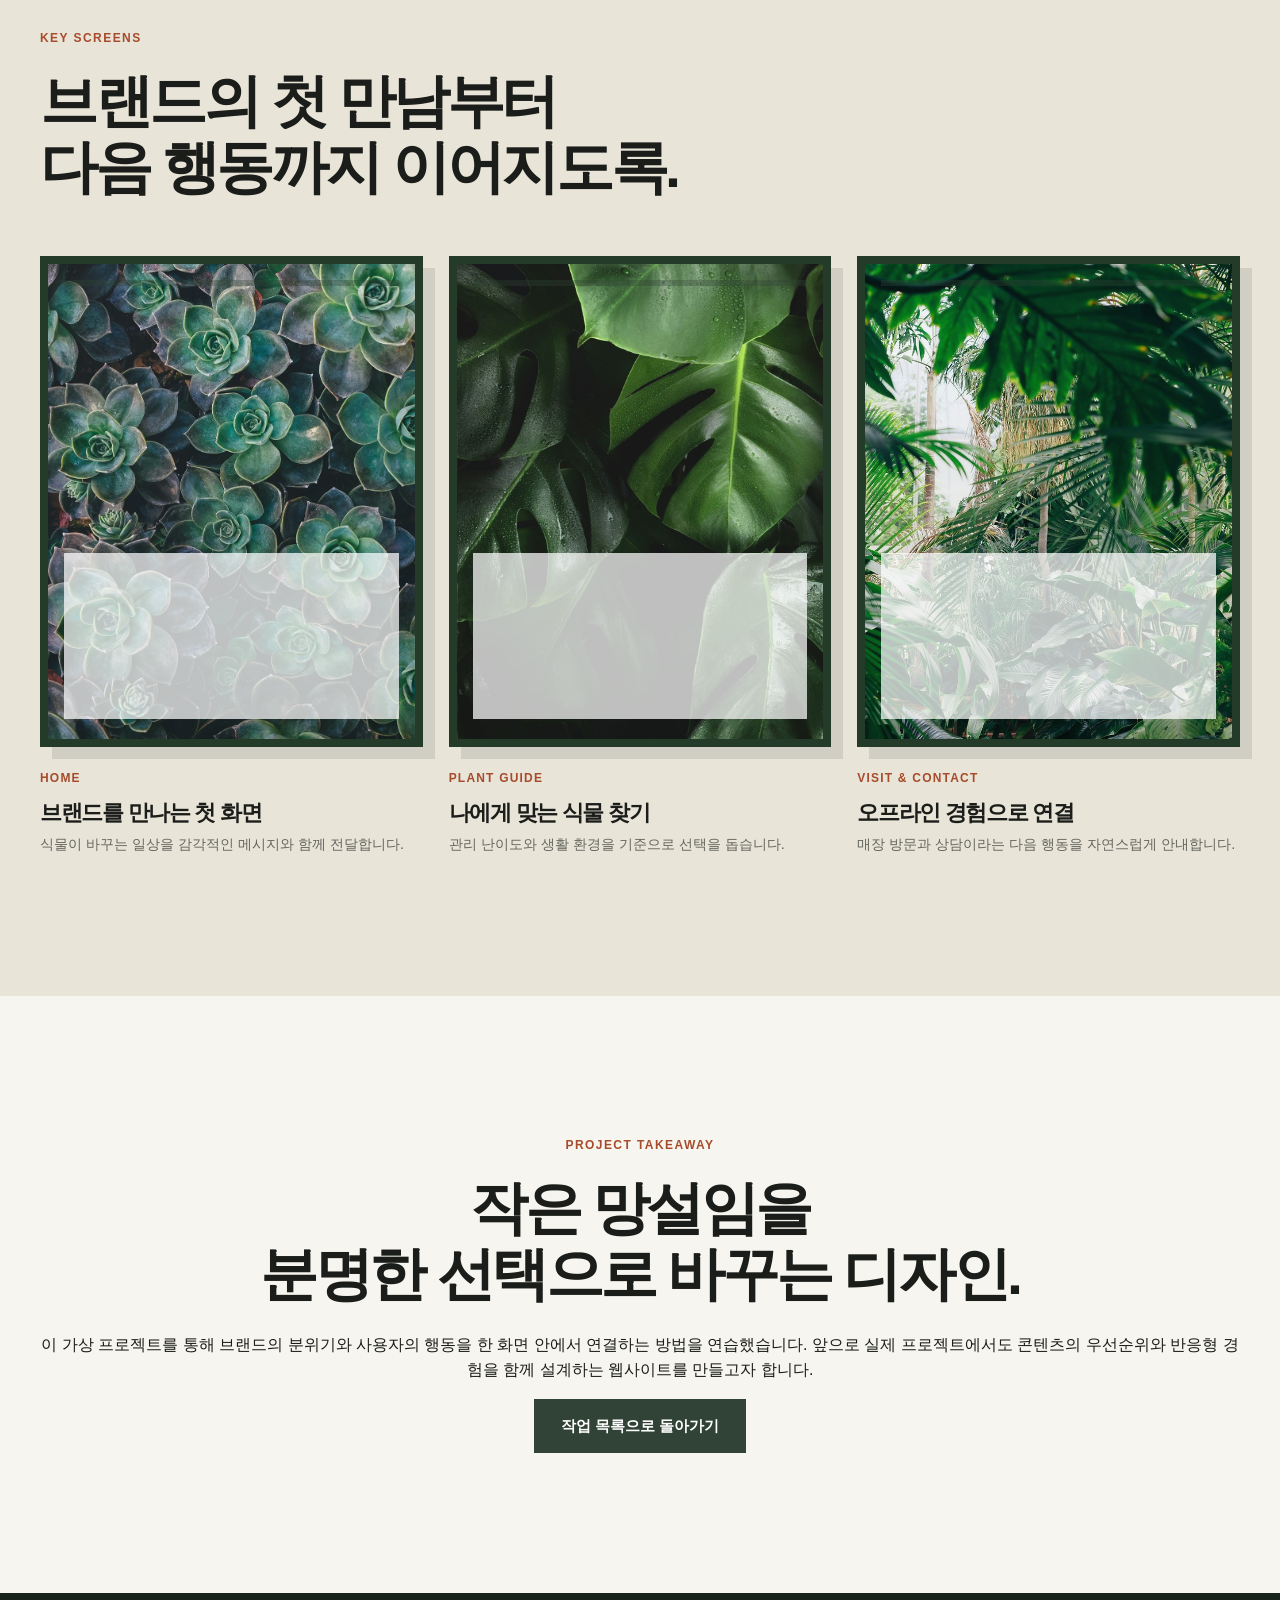
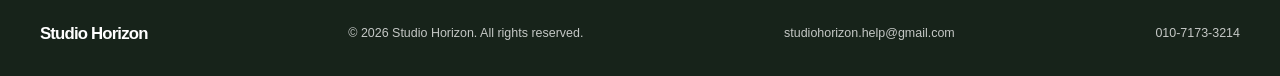
<file: projects/maison-de-vert.html>
<!DOCTYPE html>
<html lang="ko">
  <head>
    <meta charset="UTF-8" />
    <meta name="viewport" content="width=device-width, initial-scale=1.0" />
    <meta
      name="description"
      content="Studio Horizon의 가상 브랜드 프로젝트, Maison de Vert 웹사이트 제작 사례입니다."
    />
    <meta name="author" content="Studio Horizon" />
    <meta name="theme-color" content="#304336" />

    <link
      rel="canonical"
      href="https://grow-mindset.github.io/studio-horizon-portfolio/projects/maison-de-vert.html"
    />

    <meta property="og:locale" content="ko_KR" />
    <meta property="og:type" content="article" />
    <meta property="og:site_name" content="Studio Horizon" />
    <meta property="og:title" content="Maison de Vert | Studio Horizon" />
    <meta
      property="og:description"
      content="식물의 생명력을 차분한 웹 경험으로 풀어낸 Maison de Vert 브랜드 프로젝트입니다."
    />
    <meta
      property="og:url"
      content="https://grow-mindset.github.io/studio-horizon-portfolio/projects/maison-de-vert.html"
    />
    <meta
      property="og:image"
      content="https://grow-mindset.github.io/studio-horizon-portfolio/assets/images/optimized/maison-succulent.jpg"
    />
    <meta property="og:image:alt" content="Maison de Vert 프로젝트의 초록빛 다육식물 이미지" />

    <meta name="twitter:card" content="summary_large_image" />
    <meta name="twitter:title" content="Maison de Vert | Studio Horizon" />
    <meta
      name="twitter:description"
      content="식물의 생명력을 차분한 웹 경험으로 풀어낸 Maison de Vert 브랜드 프로젝트입니다."
    />
    <meta
      name="twitter:image"
      content="https://grow-mindset.github.io/studio-horizon-portfolio/assets/images/optimized/maison-succulent.jpg"
    />

    <title>Maison de Vert | Studio Horizon</title>
    <link rel="icon" href="../assets/icons/favicon.svg" type="image/svg+xml" />
    <link rel="stylesheet" href="../css/style.css" />
  </head>
  <body class="project-page">
    <a class="skip-link" href="#main-content">본문으로 바로가기</a>

    <header class="site-header">
      <div class="container header-inner">
        <a class="logo" href="../index.html" aria-label="Studio Horizon 홈으로 이동">
          Studio Horizon
        </a>

        <button
          class="menu-toggle"
          type="button"
          aria-label="메뉴 열기"
          aria-expanded="false"
          aria-controls="main-navigation"
        >
          메뉴
        </button>

        <nav id="main-navigation" class="main-navigation" aria-label="주요 메뉴">
          <ul>
            <li><a href="../index.html#services">서비스</a></li>
            <li><a href="../index.html#process">프로세스</a></li>
            <li><a href="../index.html#work">작업 사례</a></li>
            <li><a href="../index.html#about">소개</a></li>
          </ul>
        </nav>

        <a class="button button-small" href="../index.html#contact">프로젝트 문의</a>
      </div>
    </header>

    <main id="main-content">
      <section class="project-hero" aria-labelledby="project-title">
        <div class="container project-hero-content">
          <p class="eyebrow">CONCEPT PROJECT · BRANDING · WEBSITE</p>
          <h1 id="project-title">Maison de Vert</h1>
          <p class="project-lead">도심 속에서 식물과 함께하는 느린 일상을 제안하는 라이프스타일 브랜드</p>
          <div class="project-hero-image" aria-hidden="true"></div>
        </div>
      </section>

      <section class="project-summary section" aria-labelledby="summary-title">
        <div class="container">
          <div class="project-section-heading">
            <p class="eyebrow">PROJECT OVERVIEW</p>
            <h2 id="summary-title">식물을 고르는 경험을<br />더 편안하고 따뜻하게.</h2>
          </div>
          <div class="project-details">
            <dl>
              <div>
                <dt>분야</dt>
                <dd>라이프스타일 · 플랜트</dd>
              </div>
              <div>
                <dt>제작 범위</dt>
                <dd>브랜드 컨셉 · 웹 디자인 · 반응형 개발</dd>
              </div>
              <div>
                <dt>프로젝트 형태</dt>
                <dd>개인 포트폴리오를 위한 가상 프로젝트</dd>
              </div>
            </dl>
            <p>
              Maison de Vert는 식물 초보자도 부담 없이 자신만의 초록을 들일 수 있도록 돕는
              가상의 식물 라이프스타일 브랜드입니다. 복잡한 정보보다 식물이 주는 감각과
              일상의 변화를 먼저 전달하는 웹사이트를 목표로 했습니다.
            </p>
          </div>
        </div>
      </section>

      <section class="project-challenge section" aria-labelledby="challenge-title">
        <div class="container challenge-content">
          <p class="eyebrow">THE CHALLENGE</p>
          <h2 id="challenge-title">처음 식물을 들이는 사람에게는<br />정보보다 확신이 필요합니다.</h2>
          <div class="challenge-text">
            <p>
              식물 구매는 종류와 관리법이 낯설어 시작부터 어렵게 느껴질 수 있습니다.
              이 프로젝트에서는 전문적인 정보를 나열하기보다, 브랜드가 건네는 친절한
              안내를 통해 사용자의 망설임을 줄이는 데 집중했습니다.
            </p>
            <ul>
              <li>초보자도 빠르게 이해할 수 있는 간결한 콘텐츠 구조</li>
              <li>식물의 분위기와 브랜드 감성을 함께 전달하는 화면 구성</li>
              <li>모바일에서도 편안하게 이어지는 탐색 경험</li>
            </ul>
          </div>
        </div>
      </section>

      <section class="project-direction section" aria-labelledby="direction-title">
        <div class="container">
          <div class="project-section-heading">
            <p class="eyebrow">DESIGN DIRECTION</p>
            <h2 id="direction-title">자연스럽고 정돈된<br />초록의 리듬.</h2>
          </div>
          <div class="direction-grid">
            <article>
              <span class="direction-number">01</span>
              <h3>Soft Green</h3>
              <p>짙은 초록과 따뜻한 베이지를 조합해 차분하고 믿음직한 인상을 만들었습니다.</p>
            </article>
            <article>
              <span class="direction-number">02</span>
              <h3>Breathing Space</h3>
              <p>여백을 넉넉히 사용해 식물을 바라볼 때의 여유와 편안함을 화면에 담았습니다.</p>
            </article>
            <article>
              <span class="direction-number">03</span>
              <h3>Gentle Guide</h3>
              <p>짧고 친절한 문장으로 행동을 제안해 초보자도 다음 단계를 쉽게 선택하게 했습니다.</p>
            </article>
          </div>
        </div>
      </section>

      <section class="project-screens section" aria-labelledby="screens-title">
        <div class="container">
          <p class="eyebrow">KEY SCREENS</p>
          <h2 id="screens-title">브랜드의 첫 만남부터<br />다음 행동까지 이어지도록.</h2>
          <div class="screen-list">
            <article class="screen-card">
              <div class="screen-visual screen-visual-home" aria-hidden="true"></div>
              <p class="project-category">HOME</p>
              <h3>브랜드를 만나는 첫 화면</h3>
              <p>식물이 바꾸는 일상을 감각적인 메시지와 함께 전달합니다.</p>
            </article>
            <article class="screen-card">
              <div class="screen-visual screen-visual-guide" aria-hidden="true"></div>
              <p class="project-category">PLANT GUIDE</p>
              <h3>나에게 맞는 식물 찾기</h3>
              <p>관리 난이도와 생활 환경을 기준으로 선택을 돕습니다.</p>
            </article>
            <article class="screen-card">
              <div class="screen-visual screen-visual-contact" aria-hidden="true"></div>
              <p class="project-category">VISIT &amp; CONTACT</p>
              <h3>오프라인 경험으로 연결</h3>
              <p>매장 방문과 상담이라는 다음 행동을 자연스럽게 안내합니다.</p>
            </article>
          </div>
        </div>
      </section>

      <section class="project-result section" aria-labelledby="result-title">
        <div class="container result-content">
          <p class="eyebrow">PROJECT TAKEAWAY</p>
          <h2 id="result-title">작은 망설임을<br />분명한 선택으로 바꾸는 디자인.</h2>
          <p>
            이 가상 프로젝트를 통해 브랜드의 분위기와 사용자의 행동을 한 화면 안에서
            연결하는 방법을 연습했습니다. 앞으로 실제 프로젝트에서도 콘텐츠의 우선순위와
            반응형 경험을 함께 설계하는 웹사이트를 만들고자 합니다.
          </p>
          <a class="button" href="../index.html#work">작업 목록으로 돌아가기</a>
        </div>
      </section>
    </main>

    <footer class="site-footer">
      <div class="container footer-inner">
        <a class="logo" href="../index.html">Studio Horizon</a>
        <p>© 2026 Studio Horizon. All rights reserved.</p>
        <a href="mailto:studiohorizon.help@gmail.com">studiohorizon.help@gmail.com</a>
        <a href="tel:01071733214">010-7173-3214</a>
      </div>
    </footer>

    <script src="../js/main.js"></script>
  </body>
</html>
</file>
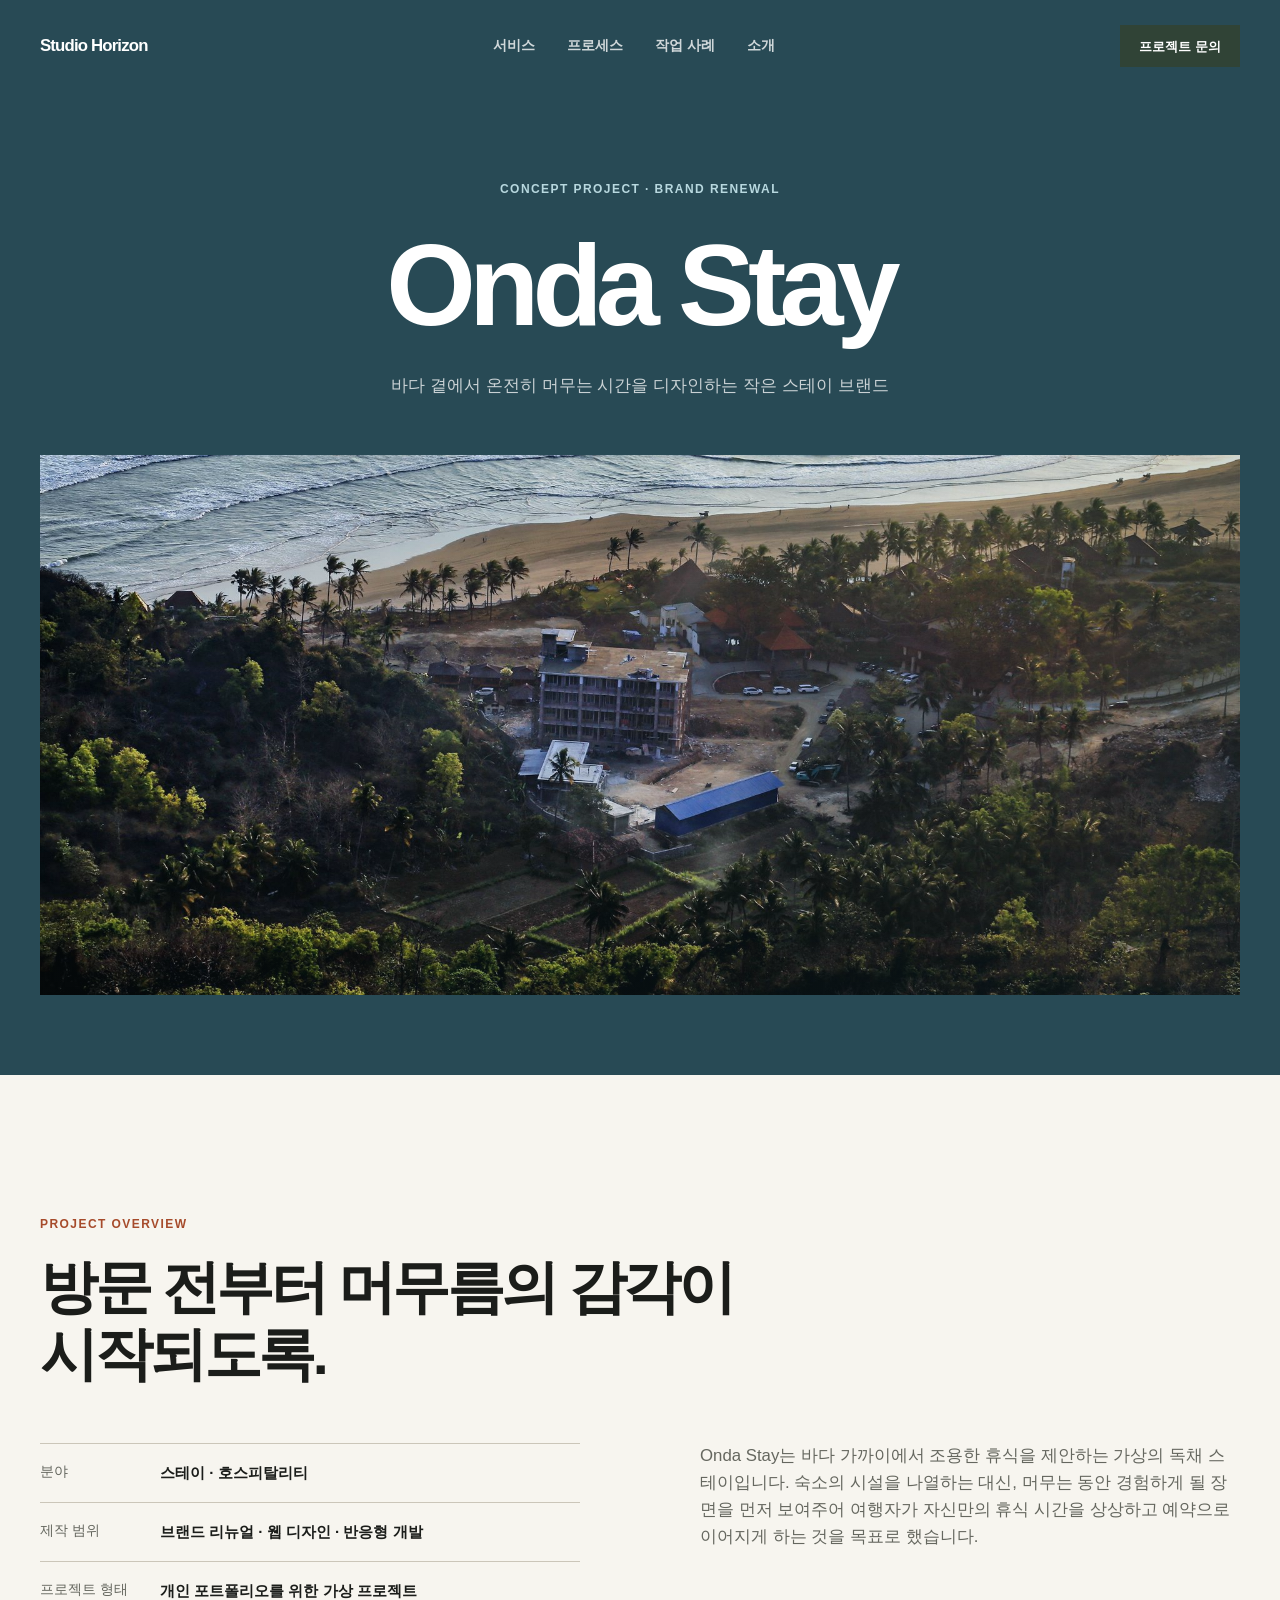
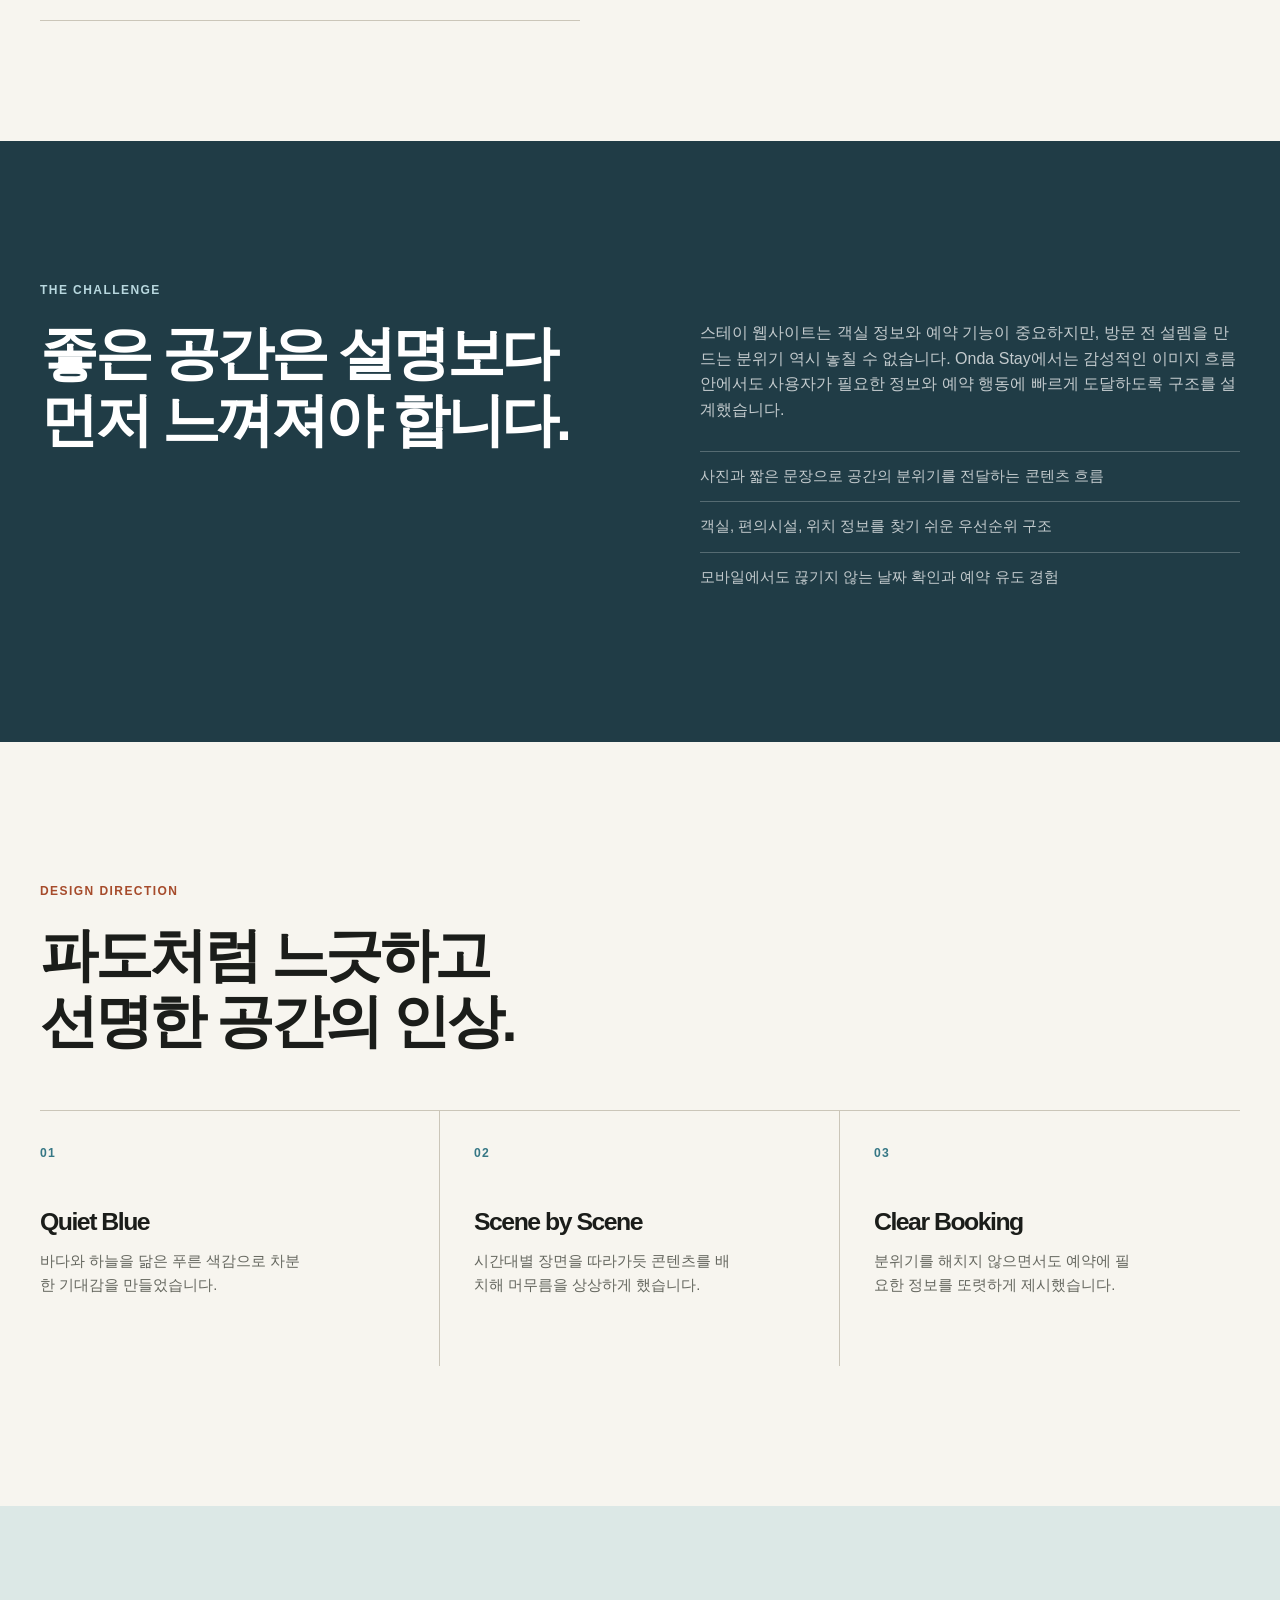
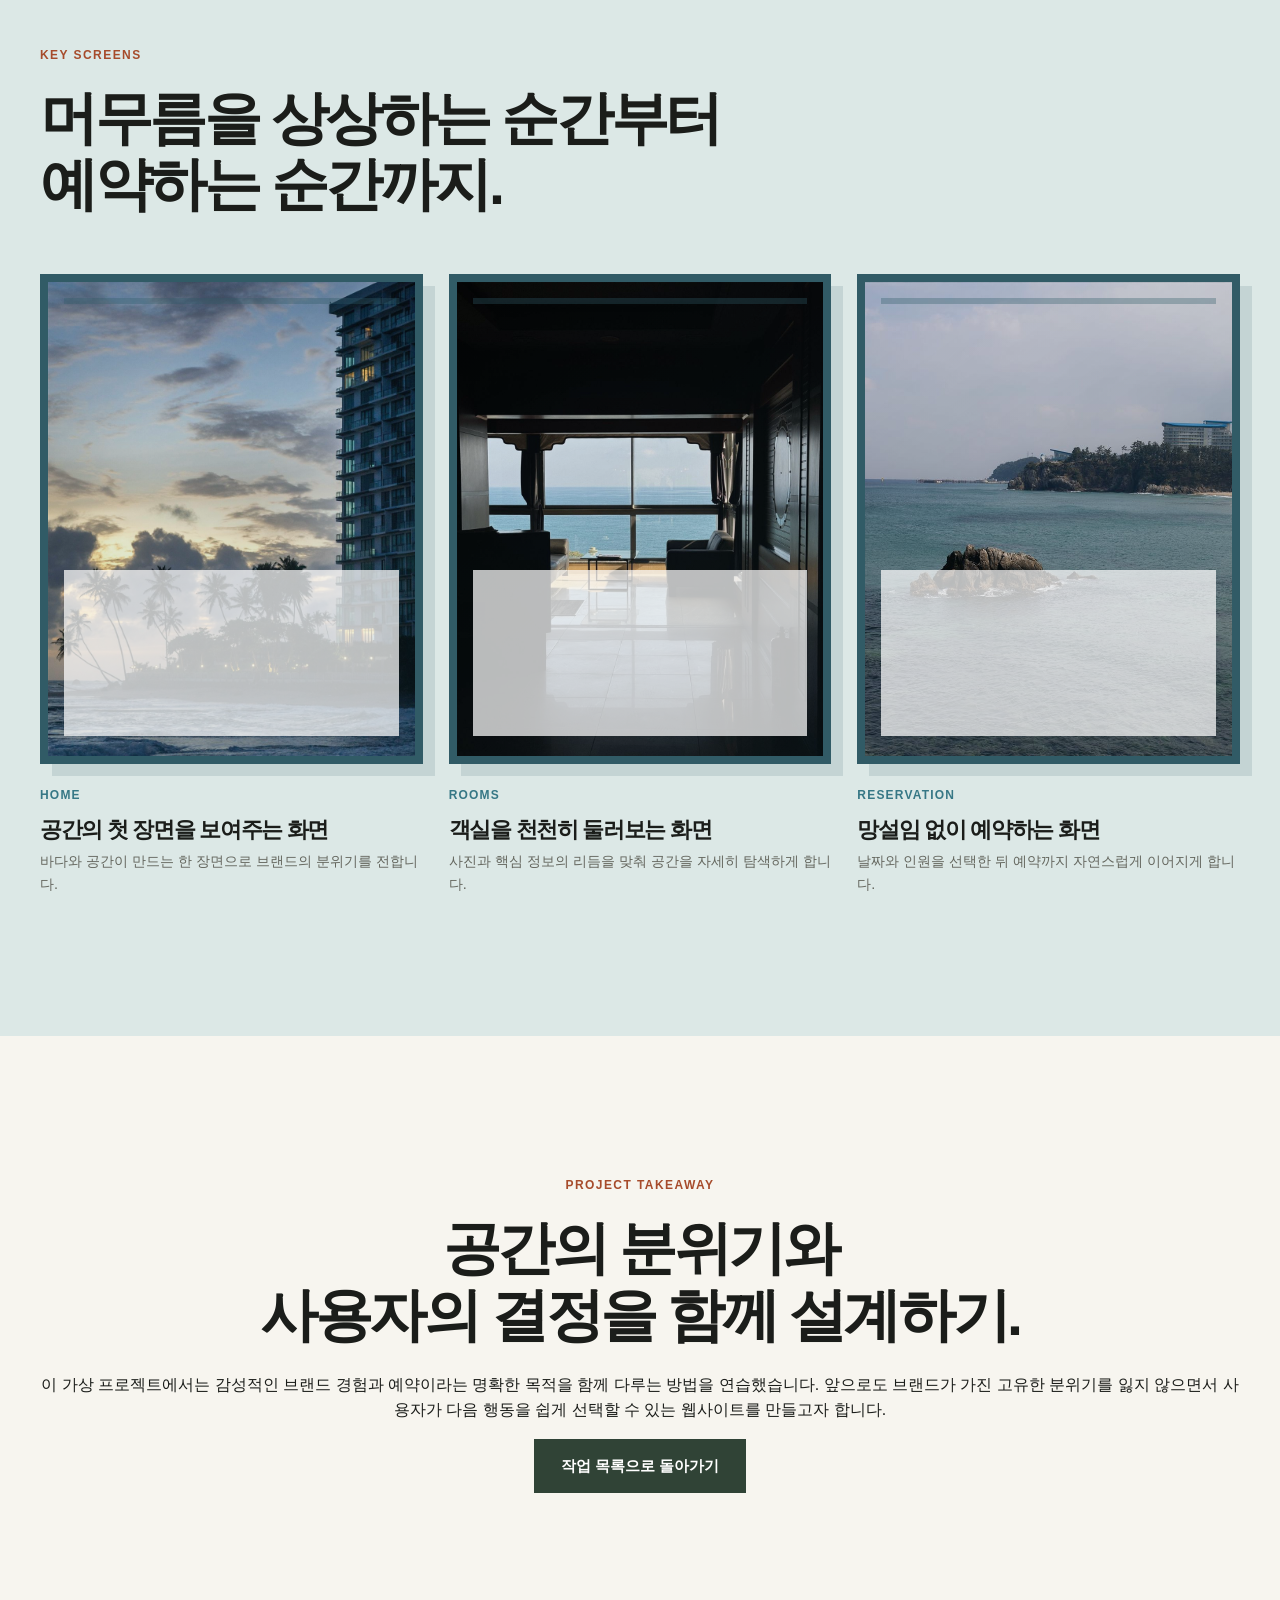
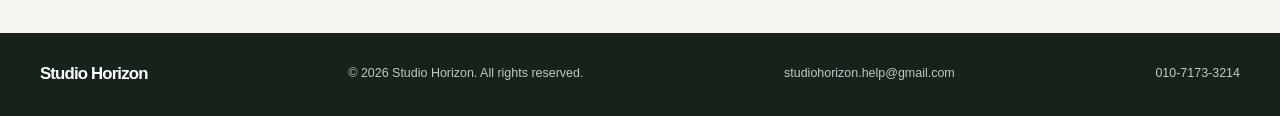
<file: projects/onda-stay.html>
<!DOCTYPE html>
<html lang="ko">
  <head>
    <meta charset="UTF-8" />
    <meta name="viewport" content="width=device-width, initial-scale=1.0" />
    <meta
      name="description"
      content="Studio Horizon의 가상 스테이 브랜드 프로젝트, Onda Stay 웹사이트 제작 사례입니다."
    />
    <meta name="author" content="Studio Horizon" />
    <meta name="theme-color" content="#284a55" />

    <link
      rel="canonical"
      href="https://grow-mindset.github.io/studio-horizon-portfolio/projects/onda-stay.html"
    />

    <meta property="og:locale" content="ko_KR" />
    <meta property="og:type" content="article" />
    <meta property="og:site_name" content="Studio Horizon" />
    <meta property="og:title" content="Onda Stay | Studio Horizon" />
    <meta
      property="og:description"
      content="바다에서 보내는 느린 휴식을 감각적인 화면으로 담은 Onda Stay 프로젝트입니다."
    />
    <meta
      property="og:url"
      content="https://grow-mindset.github.io/studio-horizon-portfolio/projects/onda-stay.html"
    />
    <meta
      property="og:image"
      content="https://grow-mindset.github.io/studio-horizon-portfolio/assets/images/optimized/onda-hero.jpg"
    />
    <meta property="og:image:alt" content="Onda Stay 프로젝트의 해안 숙소 풍경 이미지" />

    <meta name="twitter:card" content="summary_large_image" />
    <meta name="twitter:title" content="Onda Stay | Studio Horizon" />
    <meta
      name="twitter:description"
      content="바다에서 보내는 느린 휴식을 감각적인 화면으로 담은 Onda Stay 프로젝트입니다."
    />
    <meta
      name="twitter:image"
      content="https://grow-mindset.github.io/studio-horizon-portfolio/assets/images/optimized/onda-hero.jpg"
    />

    <title>Onda Stay | Studio Horizon</title>
    <link rel="icon" href="../assets/icons/favicon.svg" type="image/svg+xml" />
    <link rel="stylesheet" href="../css/style.css" />
  </head>
  <body class="project-page onda-stay-page">
    <a class="skip-link" href="#main-content">본문으로 바로가기</a>

    <header class="site-header">
      <div class="container header-inner">
        <a class="logo" href="../index.html" aria-label="Studio Horizon 홈으로 이동">Studio Horizon</a>
        <button
          class="menu-toggle"
          type="button"
          aria-label="메뉴 열기"
          aria-expanded="false"
          aria-controls="main-navigation"
        >
          메뉴
        </button>
        <nav id="main-navigation" class="main-navigation" aria-label="주요 메뉴">
          <ul>
            <li><a href="../index.html#services">서비스</a></li>
            <li><a href="../index.html#process">프로세스</a></li>
            <li><a href="../index.html#work">작업 사례</a></li>
            <li><a href="../index.html#about">소개</a></li>
          </ul>
        </nav>
        <a class="button button-small" href="../index.html#contact">프로젝트 문의</a>
      </div>
    </header>

    <main id="main-content">
      <section class="project-hero" aria-labelledby="project-title">
        <div class="container project-hero-content">
          <p class="eyebrow">CONCEPT PROJECT · BRAND RENEWAL</p>
          <h1 id="project-title">Onda Stay</h1>
          <p class="project-lead">바다 곁에서 온전히 머무는 시간을 디자인하는 작은 스테이 브랜드</p>
          <div class="project-hero-image" aria-hidden="true"></div>
        </div>
      </section>

      <section class="project-summary section" aria-labelledby="summary-title">
        <div class="container">
          <div class="project-section-heading">
            <p class="eyebrow">PROJECT OVERVIEW</p>
            <h2 id="summary-title">방문 전부터 머무름의 감각이<br />시작되도록.</h2>
          </div>
          <div class="project-details">
            <dl>
              <div><dt>분야</dt><dd>스테이 · 호스피탈리티</dd></div>
              <div><dt>제작 범위</dt><dd>브랜드 리뉴얼 · 웹 디자인 · 반응형 개발</dd></div>
              <div><dt>프로젝트 형태</dt><dd>개인 포트폴리오를 위한 가상 프로젝트</dd></div>
            </dl>
            <p>
              Onda Stay는 바다 가까이에서 조용한 휴식을 제안하는 가상의 독채 스테이입니다.
              숙소의 시설을 나열하는 대신, 머무는 동안 경험하게 될 장면을 먼저 보여주어
              여행자가 자신만의 휴식 시간을 상상하고 예약으로 이어지게 하는 것을 목표로 했습니다.
            </p>
          </div>
        </div>
      </section>

      <section class="project-challenge section" aria-labelledby="challenge-title">
        <div class="container challenge-content">
          <p class="eyebrow">THE CHALLENGE</p>
          <h2 id="challenge-title">좋은 공간은 설명보다<br />먼저 느껴져야 합니다.</h2>
          <div class="challenge-text">
            <p>
              스테이 웹사이트는 객실 정보와 예약 기능이 중요하지만, 방문 전 설렘을 만드는
              분위기 역시 놓칠 수 없습니다. Onda Stay에서는 감성적인 이미지 흐름 안에서도
              사용자가 필요한 정보와 예약 행동에 빠르게 도달하도록 구조를 설계했습니다.
            </p>
            <ul>
              <li>사진과 짧은 문장으로 공간의 분위기를 전달하는 콘텐츠 흐름</li>
              <li>객실, 편의시설, 위치 정보를 찾기 쉬운 우선순위 구조</li>
              <li>모바일에서도 끊기지 않는 날짜 확인과 예약 유도 경험</li>
            </ul>
          </div>
        </div>
      </section>

      <section class="project-direction section" aria-labelledby="direction-title">
        <div class="container">
          <div class="project-section-heading">
            <p class="eyebrow">DESIGN DIRECTION</p>
            <h2 id="direction-title">파도처럼 느긋하고<br />선명한 공간의 인상.</h2>
          </div>
          <div class="direction-grid">
            <article>
              <span class="direction-number">01</span>
              <h3>Quiet Blue</h3>
              <p>바다와 하늘을 닮은 푸른 색감으로 차분한 기대감을 만들었습니다.</p>
            </article>
            <article>
              <span class="direction-number">02</span>
              <h3>Scene by Scene</h3>
              <p>시간대별 장면을 따라가듯 콘텐츠를 배치해 머무름을 상상하게 했습니다.</p>
            </article>
            <article>
              <span class="direction-number">03</span>
              <h3>Clear Booking</h3>
              <p>분위기를 해치지 않으면서도 예약에 필요한 정보를 또렷하게 제시했습니다.</p>
            </article>
          </div>
        </div>
      </section>

      <section class="project-screens section" aria-labelledby="screens-title">
        <div class="container">
          <p class="eyebrow">KEY SCREENS</p>
          <h2 id="screens-title">머무름을 상상하는 순간부터<br />예약하는 순간까지.</h2>
          <div class="screen-list">
            <article class="screen-card">
              <div class="screen-visual screen-visual-home" aria-hidden="true"></div>
              <p class="project-category">HOME</p>
              <h3>공간의 첫 장면을 보여주는 화면</h3>
              <p>바다와 공간이 만드는 한 장면으로 브랜드의 분위기를 전합니다.</p>
            </article>
            <article class="screen-card">
              <div class="screen-visual screen-visual-guide" aria-hidden="true"></div>
              <p class="project-category">ROOMS</p>
              <h3>객실을 천천히 둘러보는 화면</h3>
              <p>사진과 핵심 정보의 리듬을 맞춰 공간을 자세히 탐색하게 합니다.</p>
            </article>
            <article class="screen-card">
              <div class="screen-visual screen-visual-contact" aria-hidden="true"></div>
              <p class="project-category">RESERVATION</p>
              <h3>망설임 없이 예약하는 화면</h3>
              <p>날짜와 인원을 선택한 뒤 예약까지 자연스럽게 이어지게 합니다.</p>
            </article>
          </div>
        </div>
      </section>

      <section class="project-result section" aria-labelledby="result-title">
        <div class="container result-content">
          <p class="eyebrow">PROJECT TAKEAWAY</p>
          <h2 id="result-title">공간의 분위기와<br />사용자의 결정을 함께 설계하기.</h2>
          <p>
            이 가상 프로젝트에서는 감성적인 브랜드 경험과 예약이라는 명확한 목적을 함께
            다루는 방법을 연습했습니다. 앞으로도 브랜드가 가진 고유한 분위기를 잃지 않으면서
            사용자가 다음 행동을 쉽게 선택할 수 있는 웹사이트를 만들고자 합니다.
          </p>
          <a class="button" href="../index.html#work">작업 목록으로 돌아가기</a>
        </div>
      </section>
    </main>

    <footer class="site-footer">
      <div class="container footer-inner">
        <a class="logo" href="../index.html">Studio Horizon</a>
        <p>© 2026 Studio Horizon. All rights reserved.</p>
        <a href="mailto:studiohorizon.help@gmail.com">studiohorizon.help@gmail.com</a>
        <a href="tel:01071733214">010-7173-3214</a>
      </div>
    </footer>
    <script src="../js/main.js"></script>
  </body>
</html>
</file>
<file: css/style.css>
/*
  1. 디자인 토큰: 반복되는 색상과 크기를 한곳에서 관리합니다.
  나중에 브랜드 색상을 바꿀 때 이 부분만 수정하면 됩니다.
*/
:root {
  --color-ink: #1b1d1a;
  --color-paper: #f7f5ef;
  --color-sand: #e9e4d8;
  --color-moss: #304336;
  /* 밝은 배경에서도 작은 글자가 읽히도록 4.5:1 이상의 대비를 확보합니다. */
  --color-accent: #a64b2b;
  --color-white: #ffffff;
  --color-muted: #65675f;
  --font-sans: "Pretendard", "Noto Sans KR", Arial, sans-serif;
  --max-width: 1200px;
}

/* 2. 브라우저 기본 스타일을 일관되게 맞춥니다. */
* {
  box-sizing: border-box;
}

html {
  scroll-behavior: smooth;
}

body {
  margin: 0;
  background-color: var(--color-paper);
  color: var(--color-ink);
  font-family: var(--font-sans);
  line-height: 1.6;
}

a {
  color: inherit;
  text-decoration: none;
}

button {
  color: inherit;
  font: inherit;
}

h1,
h2,
h3,
p {
  margin-top: 0;
}

h1,
h2,
h3 {
  letter-spacing: -0.06em;
  line-height: 1.15;
}

/* 키보드로 이동할 때 현재 위치가 보이도록 합니다. */
:focus-visible {
  outline: 3px solid var(--color-accent);
  outline-offset: 4px;
}

/* 평소에는 숨겨두고, 키보드로 초점을 받았을 때만 보여줍니다. */
.skip-link {
  position: fixed;
  z-index: 100;
  top: 12px;
  left: 12px;
  transform: translateY(-160%);
  padding: 10px 14px;
  background-color: var(--color-white);
  color: var(--color-ink);
  font-weight: 700;
  transition: transform 180ms ease;
}

.skip-link:focus {
  transform: translateY(0);
}

/* 3. 공통 레이아웃과 재사용 가능한 요소입니다. */
.container {
  width: min(calc(100% - 80px), var(--max-width));
  margin-inline: auto;
}

.section {
  padding: 140px 0;
}

.eyebrow {
  margin-bottom: 20px;
  color: var(--color-accent);
  font-size: 0.75rem;
  font-weight: 700;
  letter-spacing: 0.12em;
}

.button {
  display: inline-flex;
  align-items: center;
  justify-content: center;
  min-height: 54px;
  padding: 0 26px;
  border: 1px solid var(--color-moss);
  background-color: var(--color-moss);
  color: var(--color-white);
  font-size: 0.94rem;
  font-weight: 700;
  transition: background-color 180ms ease, color 180ms ease, transform 180ms ease;
}

.button:hover {
  background-color: transparent;
  color: var(--color-moss);
  transform: translateY(-2px);
}

.button-small {
  min-height: 42px;
  padding-inline: 18px;
  font-size: 0.82rem;
}

.button-light {
  border-color: var(--color-white);
  background-color: var(--color-white);
  color: var(--color-moss);
}

.button-light:hover {
  background-color: transparent;
  color: var(--color-white);
}

.text-link {
  display: inline-flex;
  gap: 10px;
  align-items: center;
  border-bottom: 1px solid currentColor;
  padding-bottom: 4px;
  font-size: 0.92rem;
  font-weight: 700;
  transition: gap 180ms ease;
}

.text-link:hover {
  gap: 15px;
}

/* 4. 헤더 */
.site-header {
  position: absolute;
  z-index: 10;
  width: 100%;
  color: var(--color-white);
  transition: background-color 180ms ease, box-shadow 180ms ease;
}

/* JavaScript가 스크롤 위치에 따라 is-scrolled 클래스를 붙입니다. */
.site-header.is-scrolled {
  position: fixed;
  background-color: rgba(23, 35, 26, 0.95);
  box-shadow: 0 2px 14px rgba(0, 0, 0, 0.12);
}

.header-inner {
  display: flex;
  min-height: 92px;
  align-items: center;
  justify-content: space-between;
}

.logo {
  font-size: 1.05rem;
  font-weight: 800;
  letter-spacing: -0.05em;
}

.main-navigation ul {
  display: flex;
  gap: 32px;
  margin: 0;
  padding: 0;
  list-style: none;
  font-size: 0.9rem;
  font-weight: 600;
}

.main-navigation a {
  opacity: 0.78;
  transition: opacity 180ms ease;
}

.main-navigation a:hover {
  opacity: 1;
}

.menu-toggle {
  display: none;
}

/* 5. 히어로 */
.hero {
  display: flex;
  min-height: 760px;
  align-items: center;
  background: linear-gradient(115deg, rgba(22, 38, 28, 0.98), rgba(48, 67, 54, 0.88)),
    radial-gradient(circle at 78% 25%, rgba(217, 111, 69, 0.55), transparent 28%),
    var(--color-moss);
  color: var(--color-white);
}

.hero-content {
  padding-top: 70px;
}

.hero h1 {
  max-width: 850px;
  margin-bottom: 28px;
  font-size: clamp(3.8rem, 7vw, 6.5rem);
}

.hero-description {
  max-width: 540px;
  margin-bottom: 40px;
  color: rgba(255, 255, 255, 0.76);
  font-size: 1.08rem;
}

.hero-actions {
  display: flex;
  gap: 28px;
  align-items: center;
}

/* 6. 서비스 */
.services h2,
.process h2,
.work h2,
.about h2,
.contact h2 {
  margin-bottom: 70px;
  font-size: clamp(2.5rem, 4.5vw, 4.4rem);
}

.service-list {
  display: grid;
  grid-template-columns: repeat(3, 1fr);
  border-top: 1px solid #cbc6b9;
}

.service-card {
  min-height: 310px;
  padding: 30px 34px 30px 0;
  border-right: 1px solid #cbc6b9;
}

.service-card:not(:first-child) {
  padding-left: 34px;
}

.service-card:last-child {
  border-right: 0;
}

.service-number,
.project-category,
.process-step {
  color: var(--color-accent);
  font-size: 0.75rem;
  font-weight: 800;
  letter-spacing: 0.1em;
}

.service-card h3 {
  margin: 58px 0 14px;
  font-size: 1.65rem;
}

.service-card > p:last-child {
  max-width: 280px;
  color: var(--color-muted);
  font-size: 0.94rem;
}

/* 7. 프로세스 */
.process {
  background-color: var(--color-sand);
}

.process-list {
  display: grid;
  grid-template-columns: repeat(4, 1fr);
  gap: 28px;
  margin: 0;
  padding: 0;
  list-style: none;
}

.process-list li {
  border-top: 2px solid var(--color-ink);
  padding-top: 20px;
}

.process-list h3 {
  margin: 38px 0 12px;
  font-size: 1.5rem;
}

.process-list p {
  color: var(--color-muted);
  font-size: 0.9rem;
}

/* 8. 작업 사례 */
.section-heading {
  display: flex;
  align-items: end;
  justify-content: space-between;
}

.project-list {
  display: grid;
  grid-template-columns: repeat(3, 1fr);
  gap: 26px;
}

.project-image {
  aspect-ratio: 0.88;
  margin-bottom: 22px;
  background-position: center;
  background-size: cover;
}

/* 각 프로젝트의 대표 이미지는 별도 최적화 폴더에서 불러옵니다. */
.project-image-one {
  background-image: linear-gradient(140deg, rgba(48, 67, 54, 0.1), rgba(48, 67, 54, 0.25)),
    url("../assets/images/optimized/maison-hero.jpg");
}

.project-image-two {
  background-image: linear-gradient(145deg, rgba(54, 31, 22, 0.05), rgba(54, 31, 22, 0.32)),
    url("../assets/images/optimized/layer-machine.jpg");
}

.project-image-three {
  background-image: linear-gradient(135deg, rgba(33, 74, 85, 0.05), rgba(33, 74, 85, 0.25)),
    url("../assets/images/optimized/onda-hero.jpg");
}

.project-card h3 {
  margin-bottom: 7px;
  font-size: 1.55rem;
}

.project-card > p:last-child {
  margin-bottom: 0;
  color: var(--color-muted);
  font-size: 0.9rem;
}

/* 첫 번째 프로젝트처럼 카드 전체가 링크인 경우에도 클릭 가능함을 알립니다. */
.project-card-link {
  display: block;
}

.project-card-link .project-image {
  transition: transform 220ms ease, box-shadow 220ms ease;
}

.project-card-link:hover .project-image {
  box-shadow: 10px 10px 0 rgba(48, 67, 54, 0.16);
  transform: translate(-4px, -4px);
}

/* 9. 소개 및 문의 */
.about-content {
  display: grid;
  grid-template-columns: 1fr 1fr;
  column-gap: 10%;
}

.about h2 {
  grid-column: 1 / 2;
  margin-bottom: 0;
}

.about-description {
  grid-column: 2 / 3;
  padding-top: 12px;
  color: var(--color-muted);
  font-size: 1.06rem;
}

.about-description p + p {
  margin-top: 25px;
}

.contact {
  background-color: var(--color-moss);
  color: var(--color-white);
}

.contact .eyebrow {
  color: #f0b29a;
}

.contact h2 {
  margin-bottom: 22px;
}

.contact-layout {
  display: grid;
  grid-template-columns: minmax(0, 0.82fr) minmax(0, 1.18fr);
  gap: 9%;
  align-items: start;
}

.contact h2 {
  margin-bottom: 26px;
}

.contact-intro > p:not(.eyebrow) {
  max-width: 420px;
  color: rgba(255, 255, 255, 0.72);
}

.contact-info {
  display: grid;
  gap: 8px;
  margin-top: 42px;
  font-style: normal;
}

.contact-info a {
  width: fit-content;
  border-bottom: 1px solid rgba(255, 255, 255, 0.42);
  color: rgba(255, 255, 255, 0.88);
}

.contact-form {
  display: grid;
  grid-template-columns: repeat(2, minmax(0, 1fr));
  gap: 25px 22px;
  padding: 38px;
  background-color: var(--color-paper);
  color: var(--color-ink);
}

.form-honeypot {
  position: absolute;
  left: -9999px;
}

.form-field {
  min-width: 0;
}

.form-field-wide,
.form-submit,
.form-status {
  grid-column: 1 / -1;
}

.form-field label {
  display: block;
  margin-bottom: 8px;
  font-size: 0.84rem;
  font-weight: 700;
}

.form-field input:not([type="checkbox"]),
.form-field select,
.form-field textarea {
  width: 100%;
  border: 1px solid #c9c5b9;
  border-radius: 0;
  background-color: var(--color-white);
  color: var(--color-ink);
  font: inherit;
  font-size: 0.93rem;
  transition: border-color 180ms ease, box-shadow 180ms ease;
}

.form-field input:not([type="checkbox"]),
.form-field select {
  min-height: 48px;
  padding: 0 13px;
}

.form-field textarea {
  min-height: 150px;
  padding: 12px 13px;
  resize: vertical;
}

.form-field textarea::placeholder {
  color: #8c8b84;
}

.form-field input:focus,
.form-field select:focus,
.form-field textarea:focus {
  border-color: var(--color-moss);
  box-shadow: 0 0 0 3px rgba(48, 67, 54, 0.13);
  outline: none;
}

.form-field .is-invalid {
  border-color: #b64232;
}

.form-error {
  min-height: 18px;
  margin: 5px 0 0;
  color: #a83a2d;
  font-size: 0.75rem;
}

.consent-field label {
  display: flex;
  gap: 9px;
  align-items: flex-start;
  margin-bottom: 0;
  color: var(--color-muted);
  cursor: pointer;
  font-weight: 500;
}

.consent-field input {
  width: 17px;
  height: 17px;
  margin: 3px 0 0;
  accent-color: var(--color-moss);
  flex: 0 0 auto;
}

.form-submit {
  width: 100%;
  border-color: var(--color-moss);
  background-color: var(--color-moss);
  color: var(--color-white);
  cursor: pointer;
}

.form-submit:hover {
  background-color: transparent;
  color: var(--color-moss);
}

.form-submit:disabled {
  cursor: wait;
  opacity: 0.65;
}

.form-status {
  min-height: 24px;
  margin: -10px 0 0;
  color: var(--color-moss);
  font-size: 0.84rem;
  font-weight: 700;
  text-align: center;
}

.form-status.is-error {
  color: #a83a2d;
}

/* 10. 푸터 */
.site-footer {
  padding: 28px 0;
  background-color: #17231a;
  color: rgba(255, 255, 255, 0.75);
  font-size: 0.78rem;
}

.footer-inner {
  display: flex;
  align-items: center;
  justify-content: space-between;
}

.site-footer .logo {
  color: var(--color-white);
}

.footer-inner p {
  margin: 0;
}

/*
  11. 반응형 스타일
  900px 이하: 태블릿과 작은 노트북에서 여러 열을 두 열/한 열로 정리합니다.
*/
@media (max-width: 900px) {
  .container {
    width: min(calc(100% - 48px), var(--max-width));
  }

  .section {
    padding: 100px 0;
  }

  .main-navigation ul {
    gap: 20px;
  }

  .hero {
    min-height: 680px;
  }

  .service-list,
  .project-list {
    grid-template-columns: repeat(2, 1fr);
  }

  .service-card:nth-child(2) {
    border-right: 0;
  }

  .service-card:nth-child(3) {
    grid-column: 1 / -1;
    border-top: 1px solid #cbc6b9;
    padding-left: 0;
  }

  .service-card:nth-child(3) .service-number,
  .service-card:nth-child(3) h3 {
    margin-left: 0;
  }

  .process-list {
    grid-template-columns: repeat(2, 1fr);
    row-gap: 44px;
  }

  .project-card:last-child {
    grid-column: 1 / -1;
    max-width: calc(50% - 13px);
  }

  .about-content {
    column-gap: 7%;
  }

  .contact-layout {
    gap: 5%;
  }

  .contact-form {
    padding: 30px;
  }
}

/*
  640px 이하: 휴대폰을 위한 한 열 레이아웃입니다.
  이 지점부터 메뉴는 다음 JavaScript 단계에서 열고 닫을 수 있게 준비됩니다.
*/
@media (max-width: 640px) {
  .container {
    width: min(calc(100% - 40px), var(--max-width));
  }

  .section {
    padding: 78px 0;
  }

  .header-inner {
    min-height: 72px;
  }

  .site-header .button-small {
    display: none;
  }

  .menu-toggle {
    display: block;
    border: 0;
    background: transparent;
    color: var(--color-white);
    cursor: pointer;
    font-size: 0.82rem;
    font-weight: 700;
  }

  .main-navigation {
    display: none;
  }

  /* JavaScript가 body에 menu-open 클래스를 추가하면 메뉴가 나타납니다. */
  .menu-open .site-header {
    background-color: var(--color-moss);
  }

  .menu-open .main-navigation {
    display: block;
    position: absolute;
    top: 72px;
    left: 0;
    width: 100%;
    padding: 8px 20px 24px;
    background-color: var(--color-moss);
  }

  .menu-open .main-navigation ul {
    display: grid;
    gap: 0;
    border-top: 1px solid rgba(255, 255, 255, 0.22);
  }

  .menu-open .main-navigation a {
    display: block;
    padding: 15px 0;
    border-bottom: 1px solid rgba(255, 255, 255, 0.22);
    opacity: 1;
  }

  .hero {
    min-height: 650px;
  }

  .hero-content {
    padding-top: 50px;
  }

  .hero h1 {
    font-size: clamp(2.85rem, 13vw, 4.3rem);
  }

  .hero-description {
    font-size: 0.98rem;
  }

  .hero-actions {
    flex-direction: column;
    align-items: flex-start;
  }

  .services h2,
  .process h2,
  .work h2,
  .about h2,
  .contact h2 {
    margin-bottom: 48px;
    font-size: clamp(2.35rem, 11vw, 3.4rem);
  }

  .service-list,
  .project-list,
  .process-list,
  .about-content {
    grid-template-columns: 1fr;
  }

  .service-card,
  .service-card:not(:first-child),
  .service-card:nth-child(3) {
    min-height: auto;
    padding: 28px 0;
    border-right: 0;
    border-bottom: 1px solid #cbc6b9;
  }

  .service-card h3 {
    margin-top: 36px;
  }

  .process-list {
    gap: 32px;
  }

  .process-list h3 {
    margin-top: 26px;
  }

  .section-heading {
    display: block;
  }

  .section-heading .text-link {
    margin: -24px 0 42px;
  }

  .project-list {
    gap: 46px;
  }

  .project-card:last-child {
    max-width: none;
  }

  .project-image {
    aspect-ratio: 1.08;
  }

  .about h2,
  .about-description {
    grid-column: auto;
  }

  .about h2 {
    margin-bottom: 34px;
  }

  .about-description {
    padding-top: 0;
    font-size: 1rem;
  }

  .contact-layout,
  .contact-form {
    grid-template-columns: 1fr;
  }

  .contact-layout {
    gap: 46px;
  }

  .contact-form {
    gap: 20px;
    padding: 24px 20px;
  }

  .contact-info {
    margin-top: 30px;
  }

  .form-field-wide,
  .form-submit,
  .form-status {
    grid-column: auto;
  }

  .footer-inner {
    display: grid;
    gap: 10px;
    justify-content: start;
  }
}

/* 움직임에 민감한 사용자의 운영체제 설정을 존중합니다. */
@media (prefers-reduced-motion: reduce) {
  html {
    scroll-behavior: auto;
  }

  *,
  *::before,
  *::after {
    transition-duration: 0.01ms !important;
  }
}

/* 12. 프로젝트 상세 페이지 */
.project-hero {
  padding: 180px 0 80px;
  background-color: var(--color-moss);
  color: var(--color-white);
}

.project-hero-content {
  text-align: center;
}

.project-hero .eyebrow {
  color: #f0b29a;
}

.project-hero h1 {
  margin-bottom: 20px;
  font-size: clamp(4rem, 9vw, 8rem);
}

.project-lead {
  max-width: 560px;
  margin: 0 auto 56px;
  color: rgba(255, 255, 255, 0.75);
  font-size: 1.08rem;
}

/* 사진이 준비되면 이 요소의 background를 실제 이미지로 교체할 수 있습니다. */
.project-hero-image {
  min-height: 540px;
  background-image: linear-gradient(130deg, rgba(24, 43, 28, 0.08), rgba(24, 43, 28, 0.38)),
    url("../assets/images/optimized/maison-hero.jpg");
  background-position: center 55%;
  background-size: cover;
}

.project-section-heading h2,
.project-challenge h2,
.project-screens h2,
.project-result h2 {
  margin-bottom: 56px;
  font-size: clamp(2.5rem, 4.5vw, 4.4rem);
}

.project-summary {
  padding-bottom: 120px;
}

.project-details {
  display: grid;
  grid-template-columns: 1fr 1fr;
  gap: 10%;
}

.project-details dl {
  display: grid;
  gap: 0;
  margin: 0;
}

.project-details dl div {
  display: grid;
  grid-template-columns: 120px 1fr;
  padding: 17px 0;
  border-top: 1px solid #cbc6b9;
}

.project-details dl div:last-child {
  border-bottom: 1px solid #cbc6b9;
}

.project-details dt {
  color: var(--color-muted);
  font-size: 0.86rem;
}

.project-details dd {
  margin: 0;
  font-size: 0.94rem;
  font-weight: 700;
}

.project-details > p {
  margin: 0;
  color: var(--color-muted);
  font-size: 1.05rem;
}

.project-challenge {
  background-color: #1d3022;
  color: var(--color-white);
}

.project-challenge .eyebrow {
  color: #f0b29a;
}

.challenge-content {
  display: grid;
  grid-template-columns: 1fr 1fr;
  column-gap: 10%;
}

.project-challenge h2 {
  grid-column: 1 / 2;
  margin-bottom: 0;
}

.challenge-text {
  grid-column: 2 / 3;
  color: rgba(255, 255, 255, 0.73);
}

.challenge-text p {
  margin-bottom: 28px;
}

.challenge-text ul {
  margin: 0;
  padding: 0;
  list-style: none;
}

.challenge-text li {
  padding: 13px 0;
  border-top: 1px solid rgba(255, 255, 255, 0.24);
  font-size: 0.92rem;
}

.direction-grid {
  display: grid;
  grid-template-columns: repeat(3, 1fr);
  border-top: 1px solid #cbc6b9;
}

.direction-grid article {
  min-height: 255px;
  padding: 28px 34px 20px 0;
  border-right: 1px solid #cbc6b9;
}

.direction-grid article:not(:first-child) {
  padding-left: 34px;
}

.direction-grid article:last-child {
  border-right: 0;
}

.direction-number {
  color: var(--color-accent);
  font-size: 0.76rem;
  font-weight: 800;
  letter-spacing: 0.1em;
}

.direction-grid h3 {
  margin: 43px 0 14px;
  font-size: 1.55rem;
}

.direction-grid p {
  max-width: 270px;
  margin-bottom: 0;
  color: var(--color-muted);
  font-size: 0.92rem;
}

.project-screens {
  background-color: var(--color-sand);
}

.screen-list {
  display: grid;
  grid-template-columns: repeat(3, 1fr);
  gap: 26px;
}

.screen-visual {
  position: relative;
  overflow: hidden;
  aspect-ratio: 0.78;
  margin-bottom: 22px;
  border: 8px solid #253b2a;
  background-color: #e8e3d8;
  box-shadow: 12px 12px 0 rgba(48, 67, 54, 0.13);
}

/* 실제 웹사이트 화면을 준비하기 전, 화면 구성 연습을 보여주는 목업입니다. */
.screen-visual::before,
.screen-visual::after {
  position: absolute;
  content: "";
}

.screen-visual::before {
  top: 16px;
  right: 16px;
  left: 16px;
  height: 6px;
  background-color: rgba(48, 67, 54, 0.35);
}

.screen-visual::after {
  right: 16px;
  bottom: 20px;
  left: 16px;
  height: 35%;
  background-color: rgba(255, 255, 255, 0.72);
}

.screen-visual-home {
  background-image: linear-gradient(150deg, rgba(255, 255, 255, 0.04), rgba(24, 43, 28, 0.18)),
    url("../assets/images/optimized/maison-leaf.jpg");
  background-position: center;
  background-size: cover;
}

.screen-visual-guide {
  background-image: linear-gradient(150deg, rgba(255, 255, 255, 0.02), rgba(24, 43, 28, 0.18)),
    url("../assets/images/optimized/maison-palm.jpg");
  background-position: center;
  background-size: cover;
}

.screen-visual-contact {
  background-image: linear-gradient(150deg, rgba(255, 255, 255, 0.02), rgba(24, 43, 28, 0.2)),
    url("../assets/images/optimized/maison-succulent.jpg");
  background-position: center;
  background-size: cover;
}

.screen-card h3 {
  margin: 8px 0 7px;
  font-size: 1.4rem;
}

.screen-card > p:last-child {
  margin-bottom: 0;
  color: var(--color-muted);
  font-size: 0.9rem;
}

.project-result {
  text-align: center;
}

.project-result h2 {
  margin-bottom: 24px;
}

.project-result > p:not(.eyebrow) {
  max-width: 600px;
  margin: 0 auto 36px;
  color: var(--color-muted);
}

/* 프로젝트 상세 페이지의 반응형 재배치 */
@media (max-width: 900px) {
  .project-hero-image {
    min-height: 430px;
  }

  .direction-grid,
  .screen-list {
    grid-template-columns: repeat(2, 1fr);
  }

  .direction-grid article:nth-child(2) {
    border-right: 0;
  }

  .direction-grid article:nth-child(3) {
    grid-column: 1 / -1;
    border-top: 1px solid #cbc6b9;
    padding-left: 0;
  }

  .screen-card:last-child {
    grid-column: 1 / -1;
    max-width: calc(50% - 13px);
  }
}

@media (max-width: 640px) {
  .project-hero {
    padding: 140px 0 40px;
  }

  .project-hero h1 {
    font-size: clamp(3.35rem, 17vw, 5rem);
  }

  .project-lead {
    margin-bottom: 38px;
    font-size: 0.96rem;
  }

  .project-hero-image {
    min-height: 320px;
  }

  .project-section-heading h2,
  .project-challenge h2,
  .project-screens h2,
  .project-result h2 {
    margin-bottom: 42px;
    font-size: clamp(2.3rem, 11vw, 3.3rem);
  }

  .project-summary {
    padding-bottom: 78px;
  }

  .project-details,
  .challenge-content,
  .direction-grid,
  .screen-list {
    grid-template-columns: 1fr;
  }

  .project-details {
    gap: 34px;
  }

  .project-details dl div {
    grid-template-columns: 92px 1fr;
  }

  .project-details > p {
    font-size: 1rem;
  }

  .project-challenge h2,
  .challenge-text {
    grid-column: auto;
  }

  .project-challenge h2 {
    margin-bottom: 32px;
  }

  .direction-grid article,
  .direction-grid article:not(:first-child),
  .direction-grid article:nth-child(3) {
    min-height: auto;
    padding: 28px 0;
    border-right: 0;
    border-bottom: 1px solid #cbc6b9;
  }

  .direction-grid h3 {
    margin-top: 32px;
  }

  .screen-list {
    gap: 46px;
  }

  .screen-card:last-child {
    max-width: none;
  }

  .screen-visual {
    aspect-ratio: 0.9;
  }
}

/* 13. Layer Coffee 프로젝트 테마
   공통 상세 페이지 레이아웃은 그대로 두고, 브랜드별 색상만 덮어씁니다. */
.layer-coffee-page .project-hero {
  background-color: #35231c;
}

.layer-coffee-page .project-hero .eyebrow,
.layer-coffee-page .project-challenge .eyebrow {
  color: #e7ae82;
}

.layer-coffee-page .project-hero-image {
  background-image: linear-gradient(130deg, rgba(40, 23, 17, 0.08), rgba(40, 23, 17, 0.38)),
    url("../assets/images/optimized/layer-roasting.jpg");
}

.layer-coffee-page .project-challenge {
  background-color: #2b1c16;
}

.layer-coffee-page .direction-number,
.layer-coffee-page .project-category {
  color: #a8613c;
}

.layer-coffee-page .project-screens {
  background-color: #e9dfcf;
}

.layer-coffee-page .screen-visual {
  border-color: #442b20;
  box-shadow: 12px 12px 0 rgba(68, 43, 32, 0.14);
}

.layer-coffee-page .screen-visual::before {
  background-color: rgba(68, 43, 32, 0.36);
}

.layer-coffee-page .screen-visual-home {
  background-image: linear-gradient(145deg, rgba(54, 31, 22, 0.04), rgba(54, 31, 22, 0.32)),
    url("../assets/images/optimized/layer-machine.jpg");
}

.layer-coffee-page .screen-visual-guide {
  background-image: linear-gradient(145deg, rgba(54, 31, 22, 0.04), rgba(54, 31, 22, 0.25)),
    url("../assets/images/optimized/layer-machine.jpg");
}

.layer-coffee-page .screen-visual-contact {
  background-image: linear-gradient(145deg, rgba(54, 31, 22, 0.04), rgba(54, 31, 22, 0.26)),
    url("../assets/images/optimized/layer-roasting.jpg");
}

/* 14. Onda Stay 프로젝트 테마 */
.onda-stay-page .project-hero {
  background-color: #284a55;
}

.onda-stay-page .project-hero .eyebrow,
.onda-stay-page .project-challenge .eyebrow {
  color: #b8d8df;
}

.onda-stay-page .project-hero-image {
  background-image: linear-gradient(130deg, rgba(34, 70, 82, 0.05), rgba(34, 70, 82, 0.28)),
    url("../assets/images/optimized/onda-hero.jpg");
}

.onda-stay-page .project-challenge {
  background-color: #203c46;
}

.onda-stay-page .direction-number,
.onda-stay-page .project-category {
  color: #367785;
}

.onda-stay-page .project-screens {
  background-color: #dce8e6;
}

.onda-stay-page .screen-visual {
  border-color: #315b66;
  box-shadow: 12px 12px 0 rgba(49, 91, 102, 0.14);
}

.onda-stay-page .screen-visual::before {
  background-color: rgba(49, 91, 102, 0.34);
}

.onda-stay-page .screen-visual-home {
  background-image: linear-gradient(145deg, rgba(33, 74, 85, 0.05), rgba(33, 74, 85, 0.24)),
    url("../assets/images/optimized/onda-sunset.jpg");
}

.onda-stay-page .screen-visual-guide {
  background-image: linear-gradient(145deg, rgba(33, 74, 85, 0.04), rgba(33, 74, 85, 0.2)),
    url("../assets/images/optimized/onda-room.jpg");
}

.onda-stay-page .screen-visual-contact {
  background-image: linear-gradient(145deg, rgba(33, 74, 85, 0.04), rgba(33, 74, 85, 0.22)),
    url("../assets/images/optimized/onda-coast.jpg");
}
</file>
